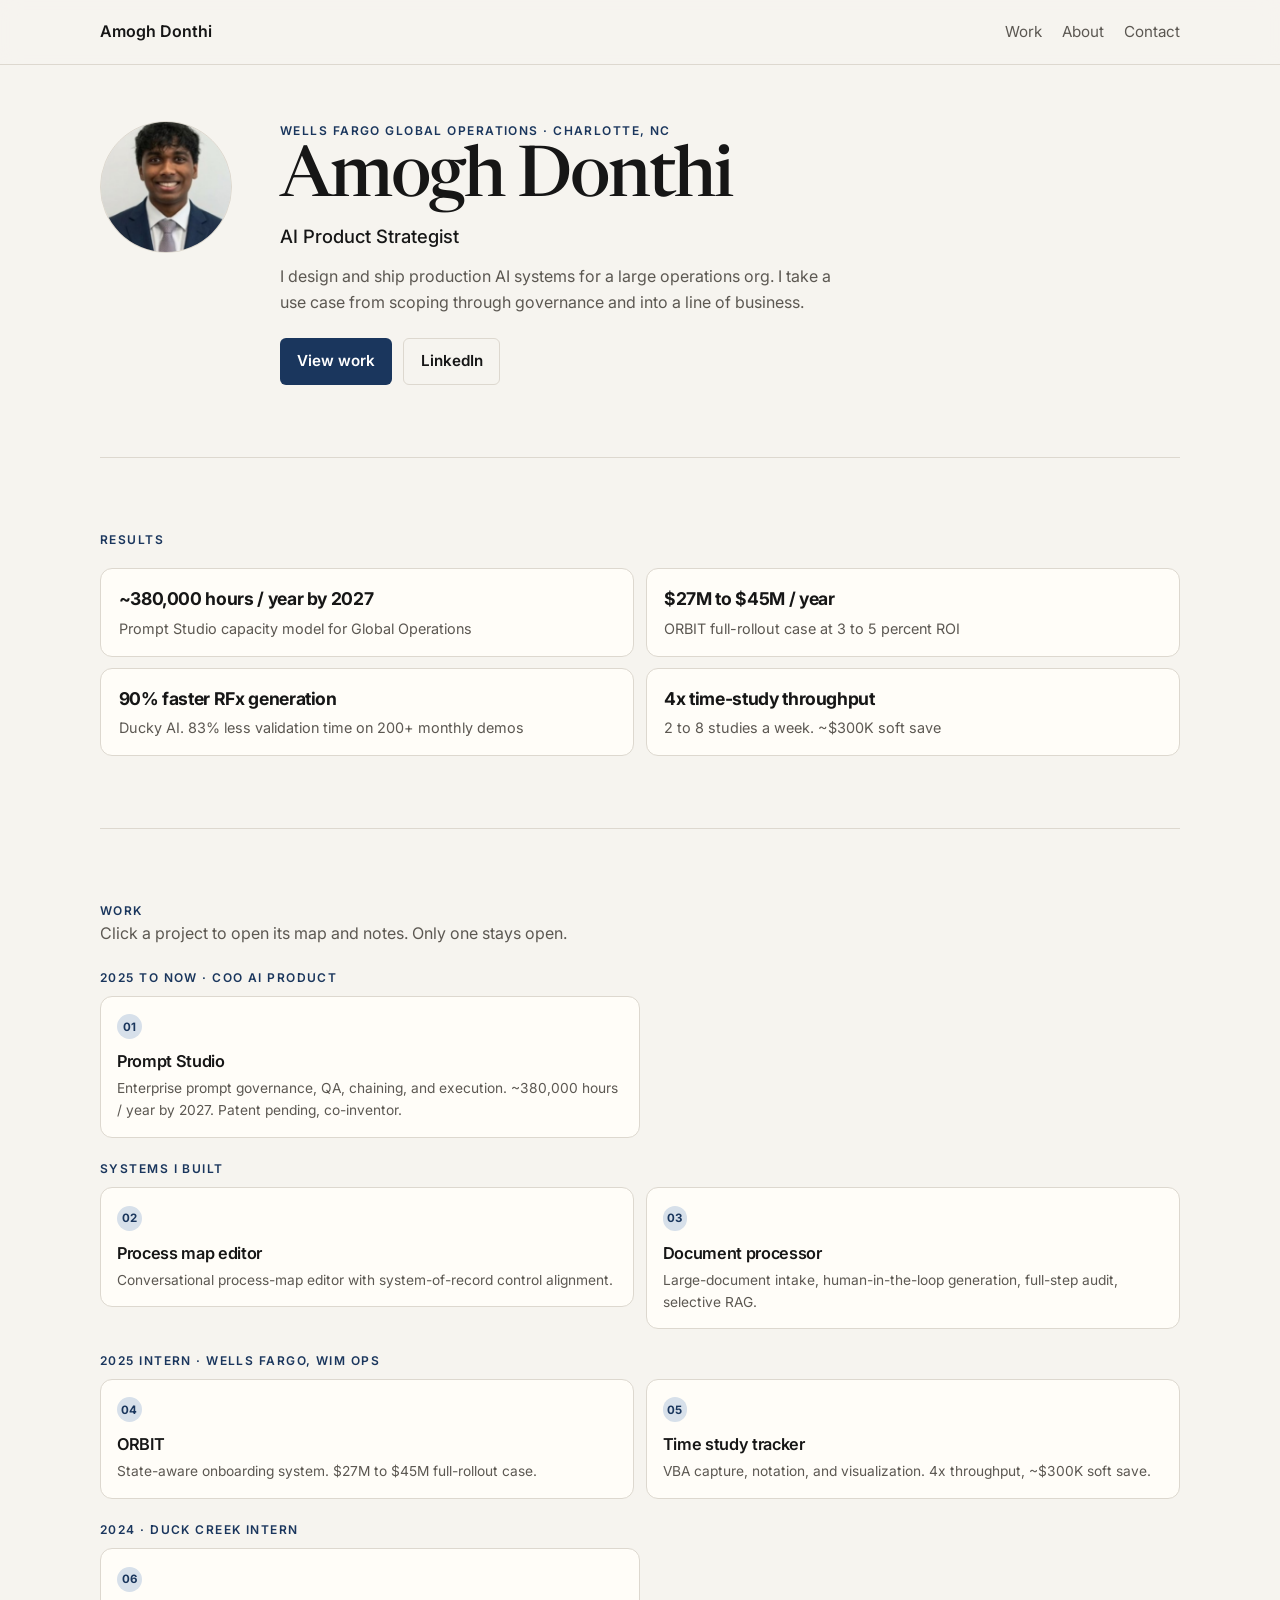
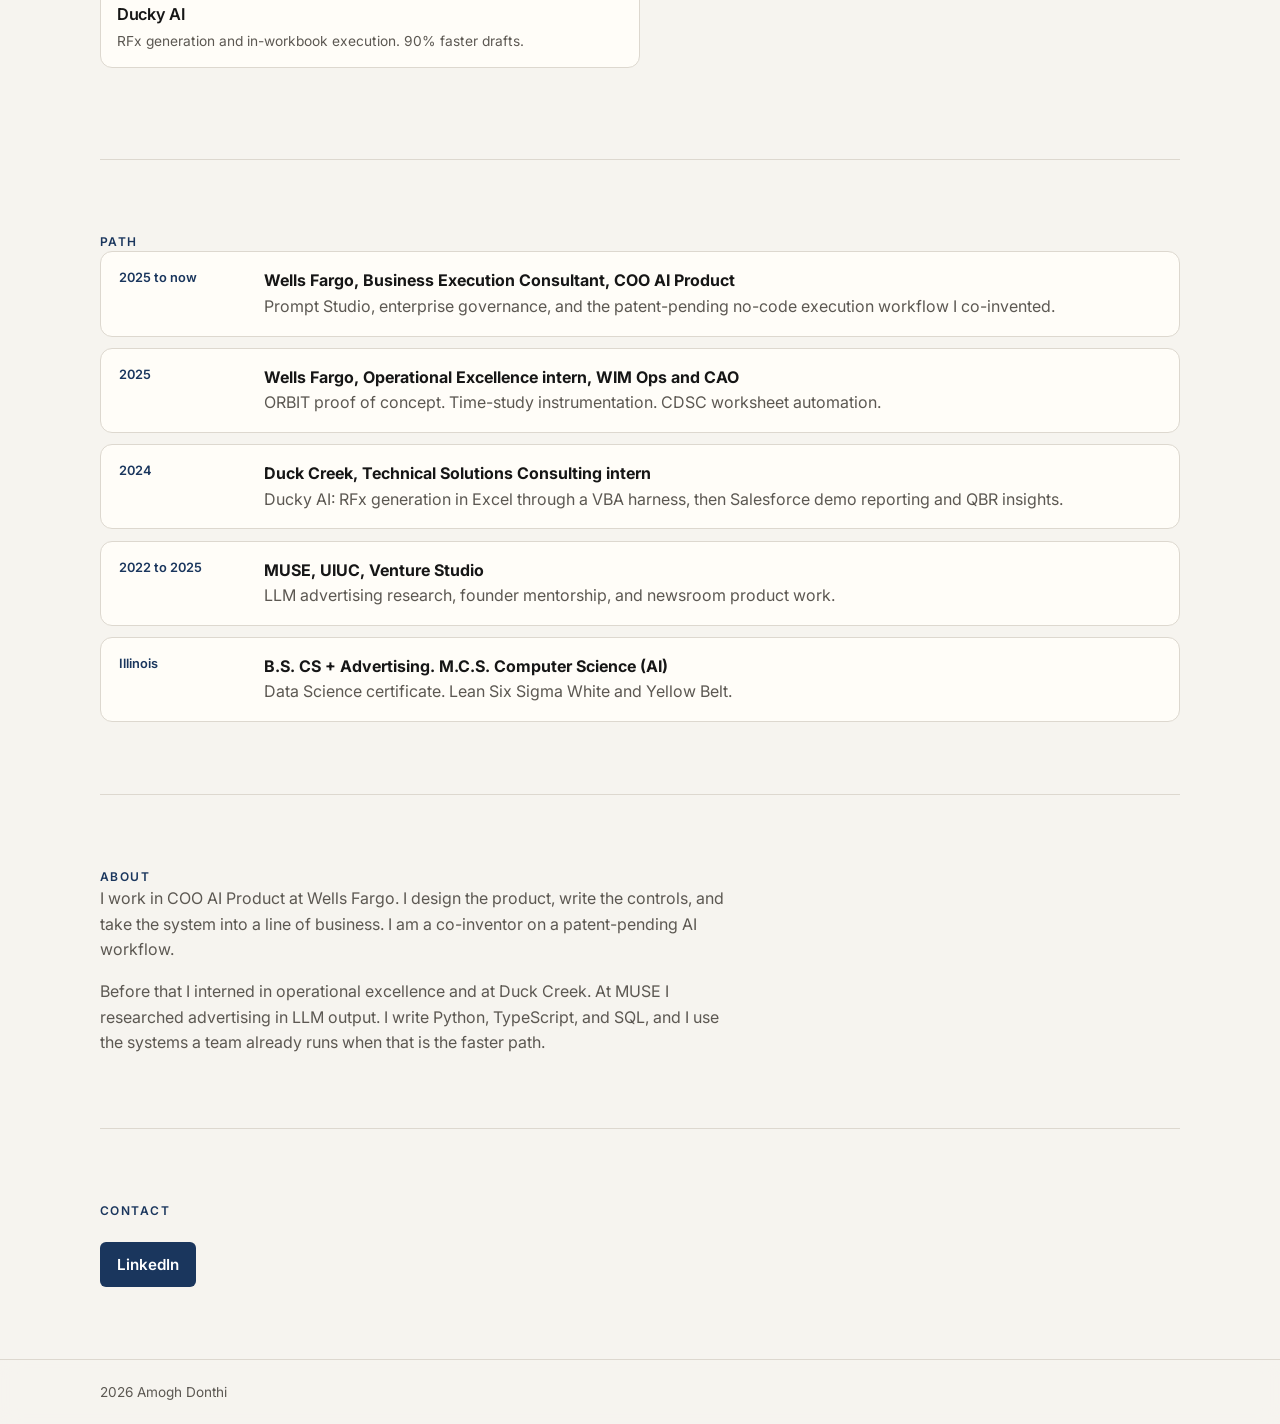
<file: index.html>
<!DOCTYPE html>
<html lang="en">
  <head>
    <meta charset="utf-8" />
    <meta name="viewport" content="width=device-width, initial-scale=1" />
    <title>Amogh Donthi, AI Product Strategist</title>
    <meta
      name="description"
      content="Amogh Donthi. AI Product Strategist at Wells Fargo. Production AI systems for Global Operations: Prompt Studio, ORBIT, and governed execution."
    />
    <link rel="preconnect" href="https://fonts.googleapis.com" />
    <link rel="preconnect" href="https://fonts.gstatic.com" crossorigin />
    <link
      href="https://fonts.googleapis.com/css2?family=Inter:wght@400;500;600;700&family=Newsreader:opsz,wght@6..72,500&display=swap"
      rel="stylesheet"
    />
    <link rel="stylesheet" href="styles.css" />
  </head>
  <body>
    <header class="site-header">
      <div class="wrap bar">
        <a class="logo" href="index.html">Amogh Donthi</a>
        <nav>
          <a href="index.html#work">Work</a>
          <a href="index.html#about">About</a>
          <a href="index.html#contact">Contact</a>
        </nav>
      </div>
    </header>

    <main id="top">
      <section class="hero wrap">
        <div class="portrait-frame">
          <img class="portrait" src="assets/amogh.png" alt="Amogh Donthi" width="560" height="560" />
        </div>
        <div>
          <p class="kicker">Wells Fargo Global Operations · Charlotte, NC</p>
          <h1>Amogh Donthi</h1>
          <p class="role">AI Product Strategist</p>
          <p class="lede">
            I design and ship production AI systems for a large operations org.
            I take a use case from scoping through governance and into a line of business.
          </p>
          <div class="actions">
            <a class="btn primary" href="index.html#work">View work</a>
            <a class="btn ghost" href="https://www.linkedin.com/in/amogh-donthi" target="_blank" rel="noopener noreferrer">LinkedIn</a>
          </div>
        </div>
      </section>

      <section id="results" class="wrap">
        <p class="kicker">Results</p>
        <ul class="results">
          <li>
            <strong>~380,000 hours / year by 2027</strong>
            <span>Prompt Studio capacity model for Global Operations</span>
          </li>
          <li>
            <strong>$27M to $45M / year</strong>
            <span>ORBIT full-rollout case at 3 to 5 percent ROI</span>
          </li>
          <li>
            <strong>90% faster RFx generation</strong>
            <span>Ducky AI. 83% less validation time on 200+ monthly demos</span>
          </li>
          <li>
            <strong>4x time-study throughput</strong>
            <span>2 to 8 studies a week. ~$300K soft save</span>
          </li>
        </ul>
      </section>

      <section id="work" class="wrap">
        <p class="kicker">Work</p>
        <p class="lede">Click a project to open its map and notes. Only one stays open.</p>

        <div class="era era-one">
          <p class="era-label">2025 to now · COO AI Product</p>
          <div class="work-stack">
            <div class="work-item" data-work-item="studio">
            <button type="button" role="tab" aria-selected="false" aria-expanded="false" aria-controls="studio" class="acc-node" data-work-tab="studio">
              <span class="acc-num">01</span>
              <strong>Prompt Studio</strong>
              <em>Enterprise prompt governance, QA, chaining, and execution. ~380,000 hours / year by 2027. Patent pending, co-inventor.</em>
            </button>
            <article class="work-panel map" id="studio" data-work-panel="studio" hidden>
          <p class="kicker">2025 to now · Wells Fargo, COO AI Product</p>
          <h3>Prompt Studio</h3>
          <p class="lede">Enterprise prompt operations for Global Operations: governed design, QA, chaining, and execution across lines of business. ~380,000 hours / year by 2027. Patent pending, co-inventor.</p>

          <div class="diagram-shell">
            <svg class="diagram" viewBox="0 0 1100 508" role="img" aria-labelledby="map-studio">
              <title id="map-studio">Prompt Studio process map</title>
              <defs>
                <marker id="as" viewBox="0 0 10 10" refX="9" refY="5" markerWidth="8" markerHeight="8" orient="auto">
                  <path d="M0 0 L10 5 L0 10 Z" fill="#1a365d" />
                </marker>
              </defs>
              <rect class="band" x="12" y="24" width="1076" height="148" rx="14" />
              <text class="lane" x="32" y="52">Build</text>
              <g class="node is-on" data-step="scope"><rect x="36" y="72" width="240" height="84" rx="12" /><circle class="badge" cx="58" cy="94" r="12" /><text class="num" x="58" y="98">1</text><text class="ttl" x="156" y="98">Scope</text><text class="sub" x="156" y="122">LOB use case</text></g>
              <g class="node" data-step="policy"><rect x="296" y="72" width="240" height="84" rx="12" /><circle class="badge" cx="318" cy="94" r="12" /><text class="num" x="318" y="98">2</text><text class="ttl" x="416" y="98">Policy</text><text class="sub" x="416" y="122">allowed packs</text></g>
              <g class="node" data-step="chain"><rect x="556" y="72" width="240" height="84" rx="12" /><circle class="badge" cx="578" cy="94" r="12" /><text class="num" x="578" y="98">3</text><text class="ttl" x="676" y="98">Chain</text><text class="sub" x="676" y="122">prompt + tools</text></g>
              <g class="node" data-step="qa"><rect x="816" y="72" width="248" height="84" rx="12" /><circle class="badge" cx="838" cy="94" r="12" /><text class="num" x="838" y="98">4</text><text class="ttl" x="940" y="98">QA</text><text class="sub" x="940" y="122">maker-checker</text></g>
              <path class="flow" marker-end="url(#as)" d="M276 114 H296" />
              <path class="flow" marker-end="url(#as)" d="M536 114 H556" />
              <path class="flow" marker-end="url(#as)" d="M796 114 H816" />
              <rect class="band" x="12" y="186" width="1076" height="148" rx="14" />
              <text class="lane" x="32" y="214">Run</text>
              <g class="node" data-step="admin"><rect x="36" y="234" width="324" height="84" rx="12" /><circle class="badge" cx="58" cy="256" r="12" /><text class="num" x="58" y="260">5</text><text class="ttl" x="198" y="260">Admin</text><text class="sub" x="198" y="284">access + onboard</text></g>
              <g class="node" data-step="run"><rect x="388" y="234" width="324" height="84" rx="12" /><circle class="badge" cx="410" cy="256" r="12" /><text class="num" x="410" y="260">6</text><text class="ttl" x="550" y="260">Execute</text><text class="sub" x="550" y="284">studio run</text></g>
              <g class="node" data-step="report"><rect x="740" y="234" width="324" height="84" rx="12" /><circle class="badge" cx="762" cy="256" r="12" /><text class="num" x="762" y="260">7</text><text class="ttl" x="902" y="260">Report</text><text class="sub" x="902" y="284">usage + quality</text></g>
              <path class="flow" marker-end="url(#as)" d="M360 276 H388" />
              <path class="flow" marker-end="url(#as)" d="M712 276 H740" />
              <rect class="band" x="12" y="348" width="1076" height="148" rx="14" />
              <text class="lane" x="32" y="376">Scale</text>
              <g class="node" data-step="deploy"><rect x="36" y="396" width="240" height="84" rx="12" /><circle class="badge" cx="58" cy="418" r="12" /><text class="num" x="58" y="422">8</text><text class="ttl" x="156" y="422">Forward deploy</text><text class="sub" x="156" y="446">next business</text></g>
              <g class="node" data-step="teach"><rect x="296" y="396" width="240" height="84" rx="12" /><circle class="badge" cx="318" cy="418" r="12" /><text class="num" x="318" y="422">9</text><text class="ttl" x="416" y="422">Workshops</text><text class="sub" x="416" y="446">100+ analysts</text></g>
              <g class="node" data-step="patent"><rect x="556" y="396" width="240" height="84" rx="12" /><circle class="badge" cx="578" cy="418" r="12" /><text class="num" x="578" y="422">10</text><text class="ttl" x="676" y="422">No-code workflow</text><text class="sub" x="676" y="446">patent pending</text></g>
              <g class="node" data-step="hours"><rect x="816" y="396" width="248" height="84" rx="12" /><circle class="badge" cx="838" cy="418" r="12" /><text class="num" x="838" y="422">11</text><text class="ttl" x="940" y="422">Hours model</text><text class="sub" x="940" y="446">~380k / year by 2027</text></g>
              <path class="flow" marker-end="url(#as)" d="M276 438 H296" />
              <path class="flow" marker-end="url(#as)" d="M536 438 H556" />
              <path class="flow" marker-end="url(#as)" d="M796 438 H816" />
            </svg>
          </div>
          <p class="step-card">Scope the job with the business before anyone writes a prompt.</p>

          <div class="notes">
            <div>
              <h4>How it was built</h4>
              <p>I scoped each use case with the line of business, then designed the prompt pack, the policy bounds, the maker-checker path, and the admin model that puts a team on the studio.</p>
            </div>
            <div>
              <h4>How it scaled</h4>
              <p>The same studio now runs across businesses. I ran onboarding and workshops for 100+ analysts. The patent-pending no-code workflow is the path to the ~380,000 hour projection.</p>
            </div>
            <div>
              <h4>Key features</h4>
              <p>Policy-bound prompt packs, chaining with tool calls, maker-checker review, usage and quality analytics, and enterprise onboarding.</p>
            </div>
          </div>
          <ol class="steps">
            <li data-step="scope" class="is-on">Scope the job with the business before anyone writes a prompt.</li>
            <li data-step="policy">Lock which models, tools, and data the pack may use.</li>
            <li data-step="chain">Write the prompt chain and any tool calls.</li>
            <li data-step="qa">A second person checks the output before it ships.</li>
            <li data-step="admin">Provision access and walk the team through first use.</li>
            <li data-step="run">The team runs the pack inside the studio.</li>
            <li data-step="report">Track quality and usage on a modular dashboard.</li>
            <li data-step="deploy">Repeat the same studio in the next line of business.</li>
            <li data-step="teach">Train analysts so they can run their own cases.</li>
            <li data-step="patent">The no-code workflow generates, manages, and runs prompts.</li>
            <li data-step="hours">The hours model is the 2027 projection from that workflow.</li>
          </ol>
        </article>
          </div>
          </div>
        </div>

        <div class="era">
          <p class="era-label">Systems I built</p>
          <div class="work-stack">
            <div class="work-item" data-work-item="maps">
            <button type="button" role="tab" aria-selected="false" aria-expanded="false" aria-controls="maps" class="acc-node" data-work-tab="maps">
              <span class="acc-num">02</span>
              <strong>Process map editor</strong>
              <em>Conversational process-map editor with system-of-record control alignment.</em>
            </button>
            <article class="work-panel map" id="maps" data-work-panel="maps" hidden>
          <p class="kicker">Built system</p>
          <h3>Process map editor</h3>
          <p class="lede">A conversational process-map editor. Requirements and source docs become a live graph. Select a node, talk to it or edit it, and the map updates. Then connect a system of record so controls stay aligned with the live process.</p>

          <div class="diagram-shell">
            <svg class="diagram" viewBox="0 0 1100 508" role="img" aria-labelledby="map-maps">
              <title id="map-maps">Process map editor</title>
              <defs>
                <marker id="am" viewBox="0 0 10 10" refX="9" refY="5" markerWidth="8" markerHeight="8" orient="auto">
                  <path d="M0 0 L10 5 L0 10 Z" fill="#1a365d" />
                </marker>
              </defs>
              <rect class="band" x="12" y="24" width="1076" height="148" rx="14" />
              <text class="lane" x="32" y="52">Gather</text>
              <g class="node is-on" data-step="reqs"><rect x="36" y="72" width="324" height="84" rx="12" /><circle class="badge" cx="58" cy="94" r="12" /><text class="num" x="58" y="98">1</text><text class="ttl" x="198" y="98">Requirements</text><text class="sub" x="198" y="122">scope the process</text></g>
              <g class="node" data-step="bizdocs"><rect x="388" y="72" width="324" height="84" rx="12" /><circle class="badge" cx="410" cy="94" r="12" /><text class="num" x="410" y="98">2</text><text class="ttl" x="550" y="98">Business docs</text><text class="sub" x="550" y="122">existing write-ups</text></g>
              <g class="node" data-step="draw"><rect x="740" y="72" width="324" height="84" rx="12" /><circle class="badge" cx="762" cy="94" r="12" /><text class="num" x="762" y="98">3</text><text class="ttl" x="902" y="98">Generate map</text><text class="sub" x="902" y="122">first diagram</text></g>
              <path class="flow" marker-end="url(#am)" d="M360 114 H388" />
              <path class="flow" marker-end="url(#am)" d="M712 114 H740" />
              <rect class="band" x="12" y="186" width="1076" height="148" rx="14" />
              <text class="lane" x="32" y="214">Edit</text>
              <g class="node" data-step="select"><rect x="36" y="234" width="324" height="84" rx="12" /><circle class="badge" cx="58" cy="256" r="12" /><text class="num" x="58" y="260">4</text><text class="ttl" x="198" y="260">Select</text><text class="sub" x="198" y="284">click a node</text></g>
              <g class="node" data-step="talk"><rect x="388" y="234" width="324" height="84" rx="12" /><circle class="badge" cx="410" cy="256" r="12" /><text class="num" x="410" y="260">5</text><text class="ttl" x="550" y="260">Talk or edit</text><text class="sub" x="550" y="284">change the step</text></g>
              <g class="node" data-step="apply"><rect x="740" y="234" width="324" height="84" rx="12" /><circle class="badge" cx="762" cy="256" r="12" /><text class="num" x="762" y="260">6</text><text class="ttl" x="902" y="260">Apply</text><text class="sub" x="902" y="284">map updates itself</text></g>
              <path class="flow" marker-end="url(#am)" d="M360 276 H388" />
              <path class="flow" marker-end="url(#am)" d="M712 276 H740" />
              <rect class="band" x="12" y="348" width="1076" height="148" rx="14" />
              <text class="lane" x="32" y="376">Align</text>
              <g class="node" data-step="sor"><rect x="36" y="396" width="500" height="84" rx="12" /><circle class="badge" cx="58" cy="418" r="12" /><text class="num" x="58" y="422">7</text><text class="ttl" x="286" y="422">Connect SOR</text><text class="sub" x="286" y="446">external system of record</text></g>
              <g class="node" data-step="controls"><rect x="564" y="396" width="500" height="84" rx="12" /><circle class="badge" cx="586" cy="418" r="12" /><text class="num" x="586" y="422">8</text><text class="ttl" x="814" y="422">Align controls</text><text class="sub" x="814" y="446">map matches the live process</text></g>
              <path class="flow" marker-end="url(#am)" d="M536 438 H564" />
            </svg>
          </div>
          <p class="step-card">Collect the requirements that name the process.</p>

          <div class="notes">
            <div>
              <h4>How it was built</h4>
              <p>Requirements and existing business docs generate the first process map. You select a node, edit it, or describe the change in language. The diagram updates from that input.</p>
            </div>
            <div>
              <h4>How it scaled</h4>
              <p>The same map can connect to an external system of record so controls stay aligned with the live process.</p>
            </div>
            <div>
              <h4>Key features</h4>
              <p>Document intake, conversational node edit, automatic graph updates, and system-of-record control alignment.</p>
            </div>
          </div>
          <ol class="steps">
            <li data-step="reqs" class="is-on">Collect the requirements that name the process.</li>
            <li data-step="bizdocs">Pull in the write-ups the team already has.</li>
            <li data-step="draw">Generate the first process map from that set.</li>
            <li data-step="select">Click a node on the map.</li>
            <li data-step="talk">Edit the step or describe the change in language.</li>
            <li data-step="apply">The diagram updates from that change.</li>
            <li data-step="sor">Connect an external system of record.</li>
            <li data-step="controls">Align the map controls with the live process.</li>
          </ol>
        </article>
          </div>
            <div class="work-item" data-work-item="docs">
            <button type="button" role="tab" aria-selected="false" aria-expanded="false" aria-controls="docs" class="acc-node" data-work-tab="docs">
              <span class="acc-num">03</span>
              <strong>Document processor</strong>
              <em>Large-document intake, human-in-the-loop generation, full-step audit, selective RAG.</em>
            </button>
            <article class="work-panel map" id="docs" data-work-panel="docs" hidden>
          <p class="kicker">Built system</p>
          <h3>Document processor</h3>
          <p class="lede">Large-document intake reduced to a minimized reasoning set. That set drives a standard output document, human-in-the-loop review, a full-step audit log, and selective RAG for later agent work.</p>

          <div class="diagram-shell">
            <svg class="diagram" viewBox="0 0 1100 508" role="img" aria-labelledby="map-docs">
              <title id="map-docs">Document processor</title>
              <defs>
                <marker id="adoc" viewBox="0 0 10 10" refX="9" refY="5" markerWidth="8" markerHeight="8" orient="auto">
                  <path d="M0 0 L10 5 L0 10 Z" fill="#1a365d" />
                </marker>
              </defs>
              <rect class="band" x="12" y="24" width="1076" height="148" rx="14" />
              <text class="lane" x="32" y="52">Intake</text>
              <g class="node is-on" data-step="collect"><rect x="36" y="72" width="324" height="84" rx="12" /><circle class="badge" cx="58" cy="94" r="12" /><text class="num" x="58" y="98">1</text><text class="ttl" x="198" y="98">Collect</text><text class="sub" x="198" y="122">PDFs, sheets, files</text></g>
              <g class="node" data-step="minimize"><rect x="388" y="72" width="324" height="84" rx="12" /><circle class="badge" cx="410" cy="94" r="12" /><text class="num" x="410" y="98">2</text><text class="ttl" x="550" y="98">Minimize</text><text class="sub" x="550" y="122">working set for reasoning</text></g>
              <g class="node" data-step="semantic"><rect x="740" y="72" width="324" height="84" rx="12" /><circle class="badge" cx="762" cy="94" r="12" /><text class="num" x="762" y="98">3</text><text class="ttl" x="902" y="98">Semantic store</text><text class="sub" x="902" y="122">reason over the set</text></g>
              <path class="flow" marker-end="url(#adoc)" d="M360 114 H388" />
              <path class="flow" marker-end="url(#adoc)" d="M712 114 H740" />
              <rect class="band" x="12" y="186" width="1076" height="148" rx="14" />
              <text class="lane" x="32" y="214">Generate</text>
              <g class="node" data-step="reason"><rect x="36" y="234" width="324" height="84" rx="12" /><circle class="badge" cx="58" cy="256" r="12" /><text class="num" x="58" y="260">4</text><text class="ttl" x="198" y="260">Reason</text><text class="sub" x="198" y="284">over the reduced set</text></g>
              <g class="node" data-step="output"><rect x="388" y="234" width="324" height="84" rx="12" /><circle class="badge" cx="410" cy="256" r="12" /><text class="num" x="410" y="260">5</text><text class="ttl" x="550" y="260">Standard output</text><text class="sub" x="550" y="284">generated document</text></g>
              <g class="node" data-step="hil"><rect x="740" y="234" width="324" height="84" rx="12" /><circle class="badge" cx="762" cy="256" r="12" /><text class="num" x="762" y="260">6</text><text class="ttl" x="902" y="260">HIL review</text><text class="sub" x="902" y="284">approve before ship</text></g>
              <path class="flow" marker-end="url(#adoc)" d="M360 276 H388" />
              <path class="flow" marker-end="url(#adoc)" d="M712 276 H740" />
              <rect class="band" x="12" y="348" width="1076" height="148" rx="14" />
              <text class="lane" x="32" y="376">Govern</text>
              <g class="node" data-step="audit"><rect x="36" y="396" width="500" height="84" rx="12" /><circle class="badge" cx="58" cy="418" r="12" /><text class="num" x="58" y="422">7</text><text class="ttl" x="286" y="422">Audit log</text><text class="sub" x="286" y="446">intake and creation, every step</text></g>
              <g class="node" data-step="rag"><rect x="564" y="396" width="500" height="84" rx="12" /><circle class="badge" cx="586" cy="418" r="12" /><text class="num" x="586" y="422">8</text><text class="ttl" x="814" y="422">Selective RAG</text><text class="sub" x="814" y="446">agent handoff</text></g>
              <path class="flow" marker-end="url(#adoc)" d="M536 438 H564" />
            </svg>
          </div>
          <p class="step-card">Bring in the PDFs, spreadsheets, and other source files.</p>

          <div class="notes">
            <div>
              <h4>How it was built</h4>
              <p>Intake reduces large PDFs and spreadsheets to a smaller working set so the model can reason over them. That set drives a standard output document. A person reviews it before it ships.</p>
            </div>
            <div>
              <h4>How it scaled</h4>
              <p>Every intake and generation step writes an audit log. The same store can be used as selective RAG when an agent needs the data later.</p>
            </div>
            <div>
              <h4>Key features</h4>
              <p>Document intake, minimized reasoning set, standard generation, human approval, full-step audit, and selective RAG handoff.</p>
            </div>
          </div>
          <ol class="steps">
            <li data-step="collect" class="is-on">Bring in the PDFs, spreadsheets, and other source files.</li>
            <li data-step="minimize">Cut them down to a working set the model can reason over.</li>
            <li data-step="semantic">Store that set so later steps use the same facts.</li>
            <li data-step="reason">Reason over the reduced set.</li>
            <li data-step="output">Generate a standard output document.</li>
            <li data-step="hil">A person reviews and approves before it ships.</li>
            <li data-step="audit">Log intake and creation at every step.</li>
            <li data-step="rag">Use the store as selective RAG when an agent needs the data.</li>
          </ol>
        </article>
          </div>
          </div>
        </div>

        <div class="era">
          <p class="era-label">2025 intern · Wells Fargo, WIM Ops</p>
          <div class="work-stack">
            <div class="work-item" data-work-item="orbit">
            <button type="button" role="tab" aria-selected="false" aria-expanded="false" aria-controls="orbit" class="acc-node" data-work-tab="orbit">
              <span class="acc-num">04</span>
              <strong>ORBIT</strong>
              <em>State-aware onboarding system. $27M to $45M full-rollout case.</em>
            </button>
            <article class="work-panel map" id="orbit" data-work-panel="orbit" hidden>
          <p class="kicker">2025 · Wells Fargo intern, WIM Ops</p>
          <h3>ORBIT</h3>
          <p class="lede">A state-aware onboarding system. Learner profile, content library, progress events, adaptive engine, in-flow mentor, and a manager progress view. $27M to $45M if fully rolled out at 3 to 5 percent ROI.</p>

          <div class="diagram-shell">
            <svg class="diagram" viewBox="0 0 1100 508" role="img" aria-labelledby="map-orbit">
              <title id="map-orbit">ORBIT architecture</title>
              <defs>
                <marker id="ao" viewBox="0 0 10 10" refX="9" refY="5" markerWidth="8" markerHeight="8" orient="auto">
                  <path d="M0 0 L10 5 L0 10 Z" fill="#1a365d" />
                </marker>
              </defs>
              <rect class="band" x="12" y="24" width="1076" height="148" rx="14" />
              <text class="lane" x="32" y="52">Data</text>
              <g class="node is-on" data-step="profile"><rect x="36" y="72" width="324" height="84" rx="12" /><circle class="badge" cx="58" cy="94" r="12" /><text class="num" x="58" y="98">1</text><text class="ttl" x="198" y="98">Learner profile</text><text class="sub" x="198" y="122">role, skill, history</text></g>
              <g class="node" data-step="library"><rect x="388" y="72" width="324" height="84" rx="12" /><circle class="badge" cx="410" cy="94" r="12" /><text class="num" x="410" y="98">2</text><text class="ttl" x="550" y="98">Content library</text><text class="sub" x="550" y="122">modules + checks</text></g>
              <g class="node" data-step="events"><rect x="740" y="72" width="324" height="84" rx="12" /><circle class="badge" cx="762" cy="94" r="12" /><text class="num" x="762" y="98">3</text><text class="ttl" x="902" y="98">Progress events</text><text class="sub" x="902" y="122">answers + time</text></g>
              <path class="flow" marker-end="url(#ao)" d="M360 114 H388" />
              <path class="flow" marker-end="url(#ao)" d="M712 114 H740" />
              <rect class="band" x="12" y="186" width="1076" height="148" rx="14" />
              <text class="lane" x="32" y="214">Services</text>
              <g class="node" data-step="engine"><rect x="36" y="234" width="324" height="84" rx="12" /><circle class="badge" cx="58" cy="256" r="12" /><text class="num" x="58" y="260">4</text><text class="ttl" x="198" y="260">Adaptive engine</text><text class="sub" x="198" y="284">next lesson from state</text></g>
              <g class="node" data-step="mentor"><rect x="388" y="234" width="324" height="84" rx="12" /><circle class="badge" cx="410" cy="256" r="12" /><text class="num" x="410" y="260">5</text><text class="ttl" x="550" y="260">Mentor</text><text class="sub" x="550" y="284">in-flow answers</text></g>
              <g class="node" data-step="mgrview"><rect x="740" y="234" width="324" height="84" rx="12" /><circle class="badge" cx="762" cy="256" r="12" /><text class="num" x="762" y="260">6</text><text class="ttl" x="902" y="260">Manager view</text><text class="sub" x="902" y="284">progress read-model</text></g>
              <path class="flow" marker-end="url(#ao)" d="M360 276 H388" />
              <path class="flow" marker-end="url(#ao)" d="M712 276 H740" />
              <rect class="band" x="12" y="348" width="1076" height="148" rx="14" />
              <text class="lane" x="32" y="376">Ship</text>
              <g class="node" data-step="capstone"><rect x="36" y="396" width="324" height="84" rx="12" /><circle class="badge" cx="58" cy="418" r="12" /><text class="num" x="58" y="422">7</text><text class="ttl" x="198" y="422">Capstone build</text><text class="sub" x="198" y="446">first working loop</text></g>
              <g class="node" data-step="poc"><rect x="388" y="396" width="324" height="84" rx="12" /><circle class="badge" cx="410" cy="418" r="12" /><text class="num" x="410" y="422">8</text><text class="ttl" x="550" y="422">POC in WIM Ops</text><text class="sub" x="550" y="446">proved the loop</text></g>
              <g class="node" data-step="rollout"><rect x="740" y="396" width="324" height="84" rx="12" /><circle class="badge" cx="762" cy="418" r="12" /><text class="num" x="762" y="422">9</text><text class="ttl" x="902" y="422">Rollout case</text><text class="sub" x="902" y="446">$27M to $45M / year</text></g>
              <path class="flow" marker-end="url(#ao)" d="M360 438 H388" />
              <path class="flow" marker-end="url(#ao)" d="M712 438 H740" />
            </svg>
          </div>
          <p class="step-card">Store the new hire's role, completed work, and skill state.</p>

          <div class="notes">
            <div>
              <h4>How it would be built</h4>
              <p>A profile stores role, completed work, and skill state. A library holds modules and checks. An engine selects the next lesson from that state. A mentor answers in the same session. Managers read a progress view from the event stream.</p>
            </div>
            <div>
              <h4>How it scaled</h4>
              <p>I led the capstone. The team shipped the first working loop in WIM Ops. The full-rollout case uses a 3 to 5 percent ROI and $27M to $45M a year.</p>
            </div>
            <div>
              <h4>Key features</h4>
              <p>Learner profile, event-driven progress, adaptive next-step, in-flow mentor, and a manager read-model.</p>
            </div>
          </div>
          <ol class="steps">
            <li data-step="profile" class="is-on">Store the new hire's role, completed work, and skill state.</li>
            <li data-step="library">Keep modules and checks in a content library.</li>
            <li data-step="events">Write answers and time-on-task as progress events.</li>
            <li data-step="engine">The engine picks the next lesson from current state.</li>
            <li data-step="mentor">The mentor answers questions inside the same session.</li>
            <li data-step="mgrview">Managers read a progress view from those events.</li>
            <li data-step="capstone">A capstone team built the first working loop.</li>
            <li data-step="poc">The POC showed the loop could run in WIM Ops.</li>
            <li data-step="rollout">Full rollout is the $27M to $45M case at 3 to 5 percent ROI.</li>
          </ol>
        </article>
          </div>
            <div class="work-item" data-work-item="tracker">
            <button type="button" role="tab" aria-selected="false" aria-expanded="false" aria-controls="tracker" class="acc-node" data-work-tab="tracker">
              <span class="acc-num">05</span>
              <strong>Time study tracker</strong>
              <em>VBA capture, notation, and visualization. 4x throughput, ~$300K soft save.</em>
            </button>
            <article class="work-panel map" id="tracker" data-work-panel="tracker" hidden>
          <p class="kicker">2025 · Wells Fargo intern, WIM Ops</p>
          <h3>Time study tracker</h3>
          <p class="lede">Ops instrumentation in VBA: track, log, and notate a running study, write fields to cells, then tabulate and chart the selection. Throughput went from 2 studies a week to 8. ~$300K soft save. I also automated CDSC worksheets from 5 hours to 3.</p>

          <div class="diagram-shell">
            <svg class="diagram" viewBox="0 0 1100 508" role="img" aria-labelledby="map-tracker">
              <title id="map-tracker">Time study tracker</title>
              <defs>
                <marker id="at" viewBox="0 0 10 10" refX="9" refY="5" markerWidth="8" markerHeight="8" orient="auto">
                  <path d="M0 0 L10 5 L0 10 Z" fill="#1a365d" />
                </marker>
              </defs>
              <rect class="band" x="12" y="24" width="1076" height="148" rx="14" />
              <text class="lane" x="32" y="52">Capture</text>
              <g class="node is-on" data-step="track"><rect x="36" y="72" width="324" height="84" rx="12" /><circle class="badge" cx="58" cy="94" r="12" /><text class="num" x="58" y="98">1</text><text class="ttl" x="198" y="98">Track</text><text class="sub" x="198" y="122">running study time</text></g>
              <g class="node" data-step="log"><rect x="388" y="72" width="324" height="84" rx="12" /><circle class="badge" cx="410" cy="94" r="12" /><text class="num" x="410" y="98">2</text><text class="ttl" x="550" y="98">Log</text><text class="sub" x="550" y="122">write each interval</text></g>
              <g class="node" data-step="note"><rect x="740" y="72" width="324" height="84" rx="12" /><circle class="badge" cx="762" cy="94" r="12" /><text class="num" x="762" y="98">3</text><text class="ttl" x="902" y="98">Notate</text><text class="sub" x="902" y="122">label the observation</text></g>
              <path class="flow" marker-end="url(#at)" d="M360 114 H388" />
              <path class="flow" marker-end="url(#at)" d="M712 114 H740" />
              <rect class="band" x="12" y="186" width="1076" height="148" rx="14" />
              <text class="lane" x="32" y="214">Sheet</text>
              <g class="node" data-step="cells"><rect x="36" y="234" width="324" height="84" rx="12" /><circle class="badge" cx="58" cy="256" r="12" /><text class="num" x="58" y="260">4</text><text class="ttl" x="198" y="260">Store in cells</text><text class="sub" x="198" y="284">split fields</text></g>
              <g class="node" data-step="tabulate"><rect x="388" y="234" width="324" height="84" rx="12" /><circle class="badge" cx="410" cy="256" r="12" /><text class="num" x="410" y="260">5</text><text class="ttl" x="550" y="260">Tabulate</text><text class="sub" x="550" y="284">selected rows</text></g>
              <g class="node" data-step="viz"><rect x="740" y="234" width="324" height="84" rx="12" /><circle class="badge" cx="762" cy="256" r="12" /><text class="num" x="762" y="260">6</text><text class="ttl" x="902" y="260">Visualize</text><text class="sub" x="902" y="284">charts from the selection</text></g>
              <path class="flow" marker-end="url(#at)" d="M360 276 H388" />
              <path class="flow" marker-end="url(#at)" d="M712 276 H740" />
              <rect class="band" x="12" y="348" width="1076" height="148" rx="14" />
              <text class="lane" x="32" y="376">Scale</text>
              <g class="node" data-step="fourx"><rect x="36" y="396" width="324" height="84" rx="12" /><circle class="badge" cx="58" cy="418" r="12" /><text class="num" x="58" y="422">7</text><text class="ttl" x="198" y="422">2 to 8 studies / week</text><text class="sub" x="198" y="446">4x throughput</text></g>
              <g class="node" data-step="save"><rect x="388" y="396" width="324" height="84" rx="12" /><circle class="badge" cx="410" cy="418" r="12" /><text class="num" x="410" y="422">8</text><text class="ttl" x="550" y="422">~$300K soft save</text><text class="sub" x="550" y="446">time study work</text></g>
              <g class="node" data-step="cdsc-hours"><rect x="740" y="396" width="324" height="84" rx="12" /><circle class="badge" cx="762" cy="418" r="12" /><text class="num" x="762" y="422">9</text><text class="ttl" x="902" y="422">CDSC 5 hours to 3</text><text class="sub" x="902" y="446">worksheet automation</text></g>
              <path class="flow" marker-end="url(#at)" d="M360 438 H388" />
              <path class="flow" marker-end="url(#at)" d="M712 438 H740" />
            </svg>
          </div>
          <p class="step-card">Start the VBA timer on a running study.</p>

          <div class="notes">
            <div>
              <h4>How it was built</h4>
              <p>The macro tracks running study time, logs each interval, and notates the observation. It writes those fields into separate cells. You select rows, tabulate them, and generate charts from that selection. I also automated the CDSC worksheet.</p>
            </div>
            <div>
              <h4>How it scaled</h4>
              <p>Throughput went from two studies a week to eight. Soft savings were about $300K. CDSC prep went from five hours to three.</p>
            </div>
            <div>
              <h4>Key features</h4>
              <p>Interval capture, notation, cell-level storage, selection tabulation, and charts from that set.</p>
            </div>
          </div>
          <ol class="steps">
            <li data-step="track" class="is-on">Start the VBA timer on a running study.</li>
            <li data-step="log">Log each interval as it closes.</li>
            <li data-step="note">Notate what was observed in that interval.</li>
            <li data-step="cells">Write time, note, and study id into separate cells.</li>
            <li data-step="tabulate">Select rows and tabulate them.</li>
            <li data-step="viz">Generate visualizations from that selection.</li>
            <li data-step="fourx">Collectors moved from two studies a week to eight.</li>
            <li data-step="save">That change is the ~$300K soft save.</li>
            <li data-step="cdsc-hours">CDSC prep dropped from five hours to three.</li>
          </ol>
        </article>
          </div>
          </div>
        </div>

        <div class="era era-one">
          <p class="era-label">2024 · Duck Creek intern</p>
          <div class="work-stack">
            <div class="work-item" data-work-item="ducky">
            <button type="button" role="tab" aria-selected="false" aria-expanded="false" aria-controls="ducky" class="acc-node" data-work-tab="ducky">
              <span class="acc-num">06</span>
              <strong>Ducky AI</strong>
              <em>RFx generation and in-workbook execution. 90% faster drafts.</em>
            </button>
            <article class="work-panel map" id="ducky" data-work-panel="ducky" hidden>
          <p class="kicker">2024 · Duck Creek intern</p>
          <h3>Ducky AI</h3>
          <p class="lede">Governed RFx generation in Excel. A VBA harness calls the model, runs the returned code on the sheet, and writes the result back. That is how I drafted, acted on, and executed RFx work cheaper and faster. 90% faster creation.</p>

          <div class="diagram-shell">
            <svg class="diagram" viewBox="0 0 1100 508" role="img" aria-labelledby="map-ducky">
              <title id="map-ducky">Ducky AI process map</title>
              <defs>
                <marker id="ad" viewBox="0 0 10 10" refX="9" refY="5" markerWidth="8" markerHeight="8" orient="auto">
                  <path d="M0 0 L10 5 L0 10 Z" fill="#1a365d" />
                </marker>
              </defs>
              <rect class="band" x="12" y="24" width="1076" height="148" rx="14" />
              <text class="lane" x="32" y="52">Build</text>
              <g class="node is-on" data-step="corpus"><rect x="36" y="72" width="324" height="84" rx="12" /><circle class="badge" cx="58" cy="94" r="12" /><text class="num" x="58" y="98">1</text><text class="ttl" x="198" y="98">Corpus</text><text class="sub" x="198" y="122">RFx data</text></g>
              <g class="node" data-step="ask"><rect x="388" y="72" width="324" height="84" rx="12" /><circle class="badge" cx="410" cy="94" r="12" /><text class="num" x="410" y="98">2</text><text class="ttl" x="550" y="98">Ask</text><text class="sub" x="550" y="122">plain language</text></g>
              <g class="node" data-step="draft"><rect x="740" y="72" width="324" height="84" rx="12" /><circle class="badge" cx="762" cy="94" r="12" /><text class="num" x="762" y="98">3</text><text class="ttl" x="902" y="98">Draft</text><text class="sub" x="902" y="122">GenAI material</text></g>
              <path class="flow" marker-end="url(#ad)" d="M360 114 H388" />
              <path class="flow" marker-end="url(#ad)" d="M712 114 H740" />
              <rect class="band" x="12" y="186" width="1076" height="148" rx="14" />
              <text class="lane" x="32" y="214">Execute</text>
              <g class="node" data-step="harness"><rect x="36" y="234" width="324" height="84" rx="12" /><circle class="badge" cx="58" cy="256" r="12" /><text class="num" x="58" y="260">4</text><text class="ttl" x="198" y="260">Excel harness</text><text class="sub" x="198" y="284">VBA to the model</text></g>
              <g class="node" data-step="runvba"><rect x="388" y="234" width="324" height="84" rx="12" /><circle class="badge" cx="410" cy="256" r="12" /><text class="num" x="410" y="260">5</text><text class="ttl" x="550" y="260">Run in sheet</text><text class="sub" x="550" y="284">execute returned code</text></g>
              <g class="node" data-step="write"><rect x="740" y="234" width="324" height="84" rx="12" /><circle class="badge" cx="762" cy="256" r="12" /><text class="num" x="762" y="260">6</text><text class="ttl" x="902" y="260">Write results</text><text class="sub" x="902" y="284">action on RFx data</text></g>
              <path class="flow" marker-end="url(#ad)" d="M360 276 H388" />
              <path class="flow" marker-end="url(#ad)" d="M712 276 H740" />
              <rect class="band" x="12" y="348" width="1076" height="148" rx="14" />
              <text class="lane" x="32" y="376">Ship</text>
              <g class="node" data-step="edit"><rect x="36" y="396" width="324" height="84" rx="12" /><circle class="badge" cx="58" cy="418" r="12" /><text class="num" x="58" y="422">7</text><text class="ttl" x="198" y="422">Edit</text><text class="sub" x="198" y="446">human review</text></g>
              <g class="node" data-step="cut"><rect x="388" y="396" width="324" height="84" rx="12" /><circle class="badge" cx="410" cy="418" r="12" /><text class="num" x="410" y="422">8</text><text class="ttl" x="550" y="422">Cheaper, faster</text><text class="sub" x="550" y="446">90% faster drafts</text></g>
              <g class="node" data-step="sf"><rect x="740" y="396" width="324" height="84" rx="12" /><circle class="badge" cx="762" cy="418" r="12" /><text class="num" x="762" y="422">9</text><text class="ttl" x="902" y="422">Salesforce reports</text><text class="sub" x="902" y="446">83% less time, 200+ demos</text></g>
              <path class="flow" marker-end="url(#ad)" d="M360 438 H388" />
              <path class="flow" marker-end="url(#ad)" d="M712 438 H740" />
            </svg>
          </div>
          <p class="step-card">Load the RFx set the team already has.</p>

          <div class="notes">
            <div>
              <h4>How it was built</h4>
              <p>Ducky AI ran in Excel. I put the RFx corpus behind a natural-language query. A VBA macro sent sheet context to an AI API, executed the returned code, and wrote results into the workbook. A person edited before the package left.</p>
            </div>
            <div>
              <h4>How it scaled</h4>
              <p>Draft time dropped 90 percent. The same harness let the team act on RFx data in the sheet, cheaper and faster. Salesforce reporting on 200+ demos a month cut validation time 83 percent.</p>
            </div>
            <div>
              <h4>Key features</h4>
              <p>Governed corpus query, VBA execution harness, in-sheet results on RFx data, human review gate, and Salesforce-backed validation.</p>
            </div>
          </div>
          <ol class="steps">
            <li data-step="corpus" class="is-on">Load the RFx set the team already has.</li>
            <li data-step="ask">Ask for a section or an action in ordinary language.</li>
            <li data-step="draft">The model writes the first pass.</li>
            <li data-step="harness">VBA sends sheet context to the API.</li>
            <li data-step="runvba">The macro runs the returned code in Excel.</li>
            <li data-step="write">Results land in the workbook. That is the action on the RFx data.</li>
            <li data-step="edit">A person edits before it leaves the building.</li>
            <li data-step="cut">Creation time dropped 90 percent. Execution stayed in the sheet, cheaper and faster.</li>
            <li data-step="sf">Salesforce reporting cut validation time 83 percent.</li>
          </ol>
        </article>
          </div>
          </div>
        </div>
      </section>

      <section id="path" class="wrap">
        <p class="kicker">Path</p>
        <ol class="timeline">
          <li>
            <span>2025 to now</span>
            <div>
              <strong>Wells Fargo, Business Execution Consultant, COO AI Product</strong>
              <p>Prompt Studio, enterprise governance, and the patent-pending no-code execution workflow I co-invented.</p>
            </div>
          </li>
          <li>
            <span>2025</span>
            <div>
              <strong>Wells Fargo, Operational Excellence intern, WIM Ops and CAO</strong>
              <p>ORBIT proof of concept. Time-study instrumentation. CDSC worksheet automation.</p>
            </div>
          </li>
          <li>
            <span>2024</span>
            <div>
              <strong>Duck Creek, Technical Solutions Consulting intern</strong>
              <p>Ducky AI: RFx generation in Excel through a VBA harness, then Salesforce demo reporting and QBR insights.</p>
            </div>
          </li>
          <li>
            <span>2022 to 2025</span>
            <div>
              <strong>MUSE, UIUC, Venture Studio</strong>
              <p>LLM advertising research, founder mentorship, and newsroom product work.</p>
            </div>
          </li>
          <li>
            <span>Illinois</span>
            <div>
              <strong>B.S. CS + Advertising. M.C.S. Computer Science (AI)</strong>
              <p>Data Science certificate. Lean Six Sigma White and Yellow Belt.</p>
            </div>
          </li>
        </ol>
      </section>

      <section id="about" class="wrap">
        <p class="kicker">About</p>
        <div class="about">
          <p>
            I work in COO AI Product at Wells Fargo. I design the product, write the
            controls, and take the system into a line of business. I am a co-inventor
            on a patent-pending AI workflow.
          </p>
          <p>
            Before that I interned in operational excellence and at Duck Creek. At MUSE
            I researched advertising in LLM output. I write Python, TypeScript, and SQL,
            and I use the systems a team already runs when that is the faster path.
          </p>
        </div>
      </section>

      <section id="contact" class="wrap contact">
        <p class="kicker">Contact</p>
        <div class="actions">
          <a class="btn primary" href="https://www.linkedin.com/in/amogh-donthi" target="_blank" rel="noopener noreferrer">LinkedIn</a>
        </div>
      </section>
    </main>

    <footer>
      <div class="wrap bar">
        <span>2026 Amogh Donthi</span>
      </div>
    </footer>
    <script src="app.js"></script>
  </body>
</html>
</file>
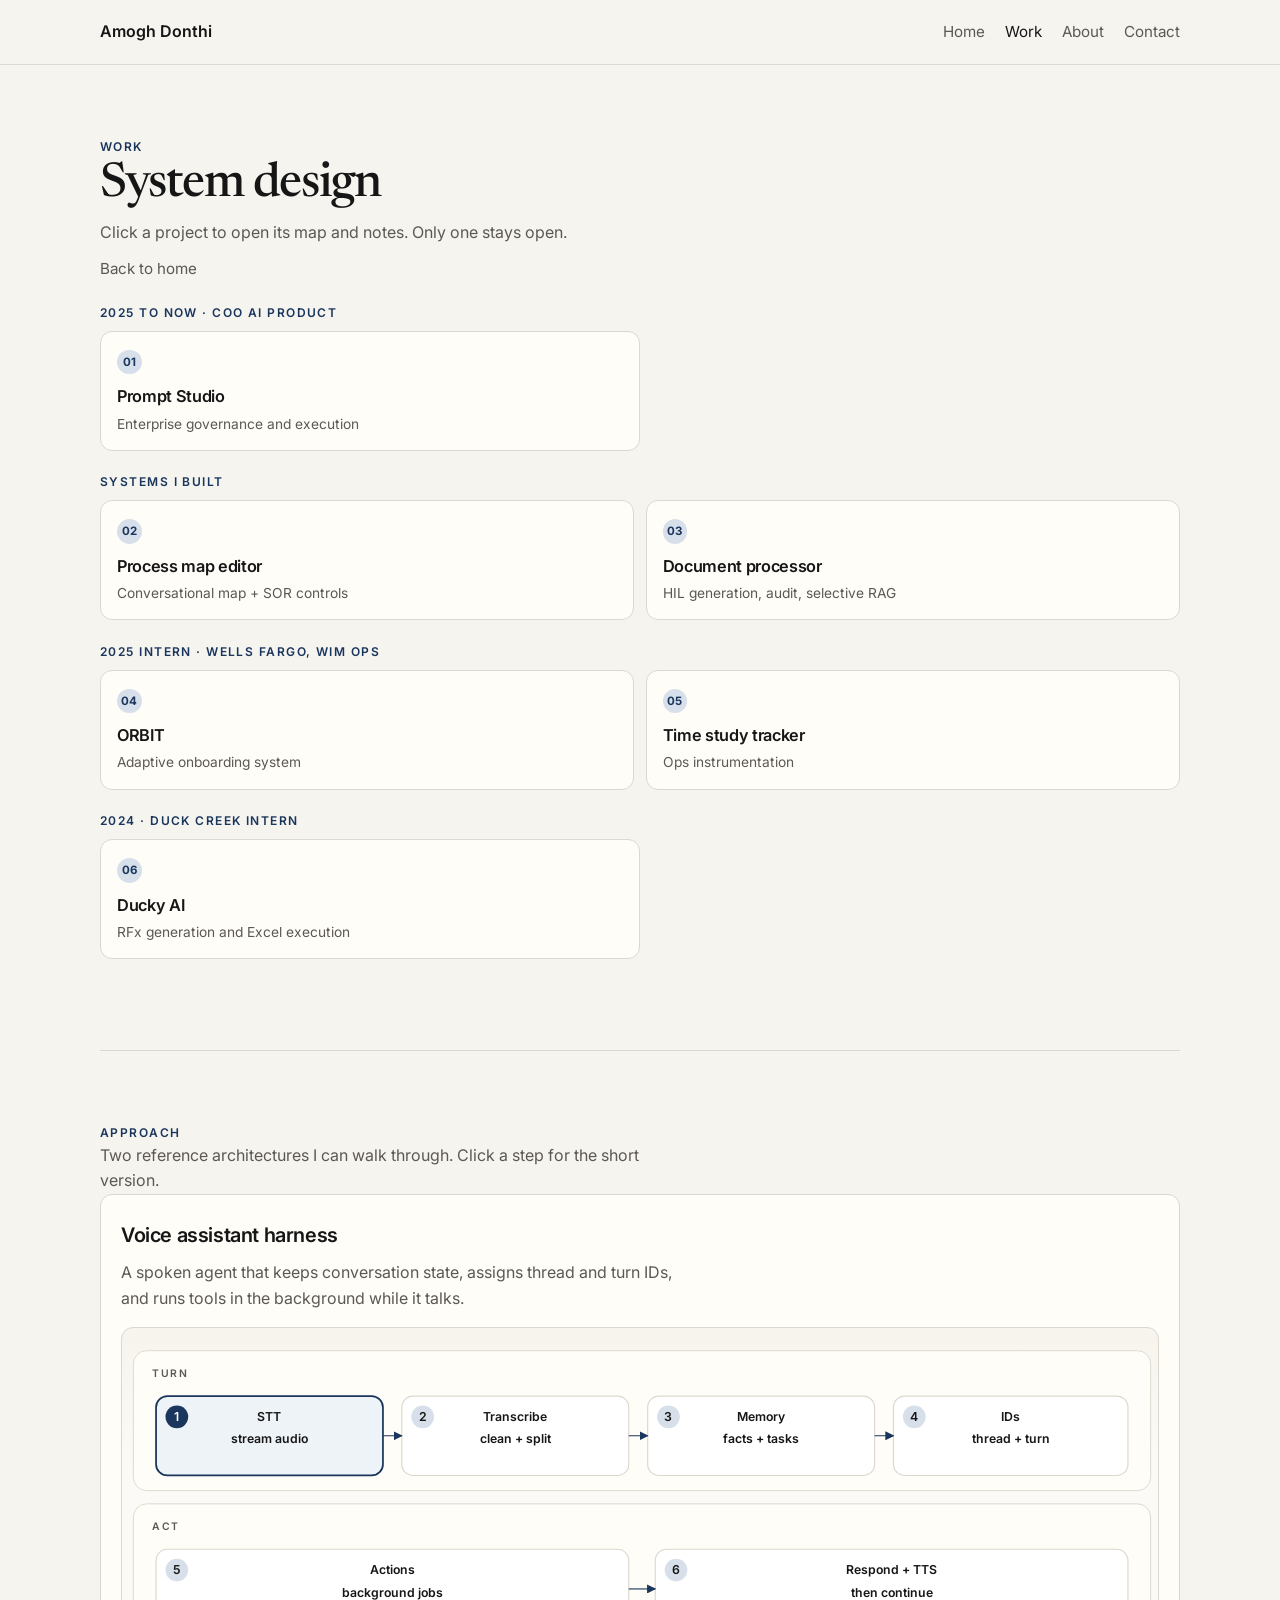
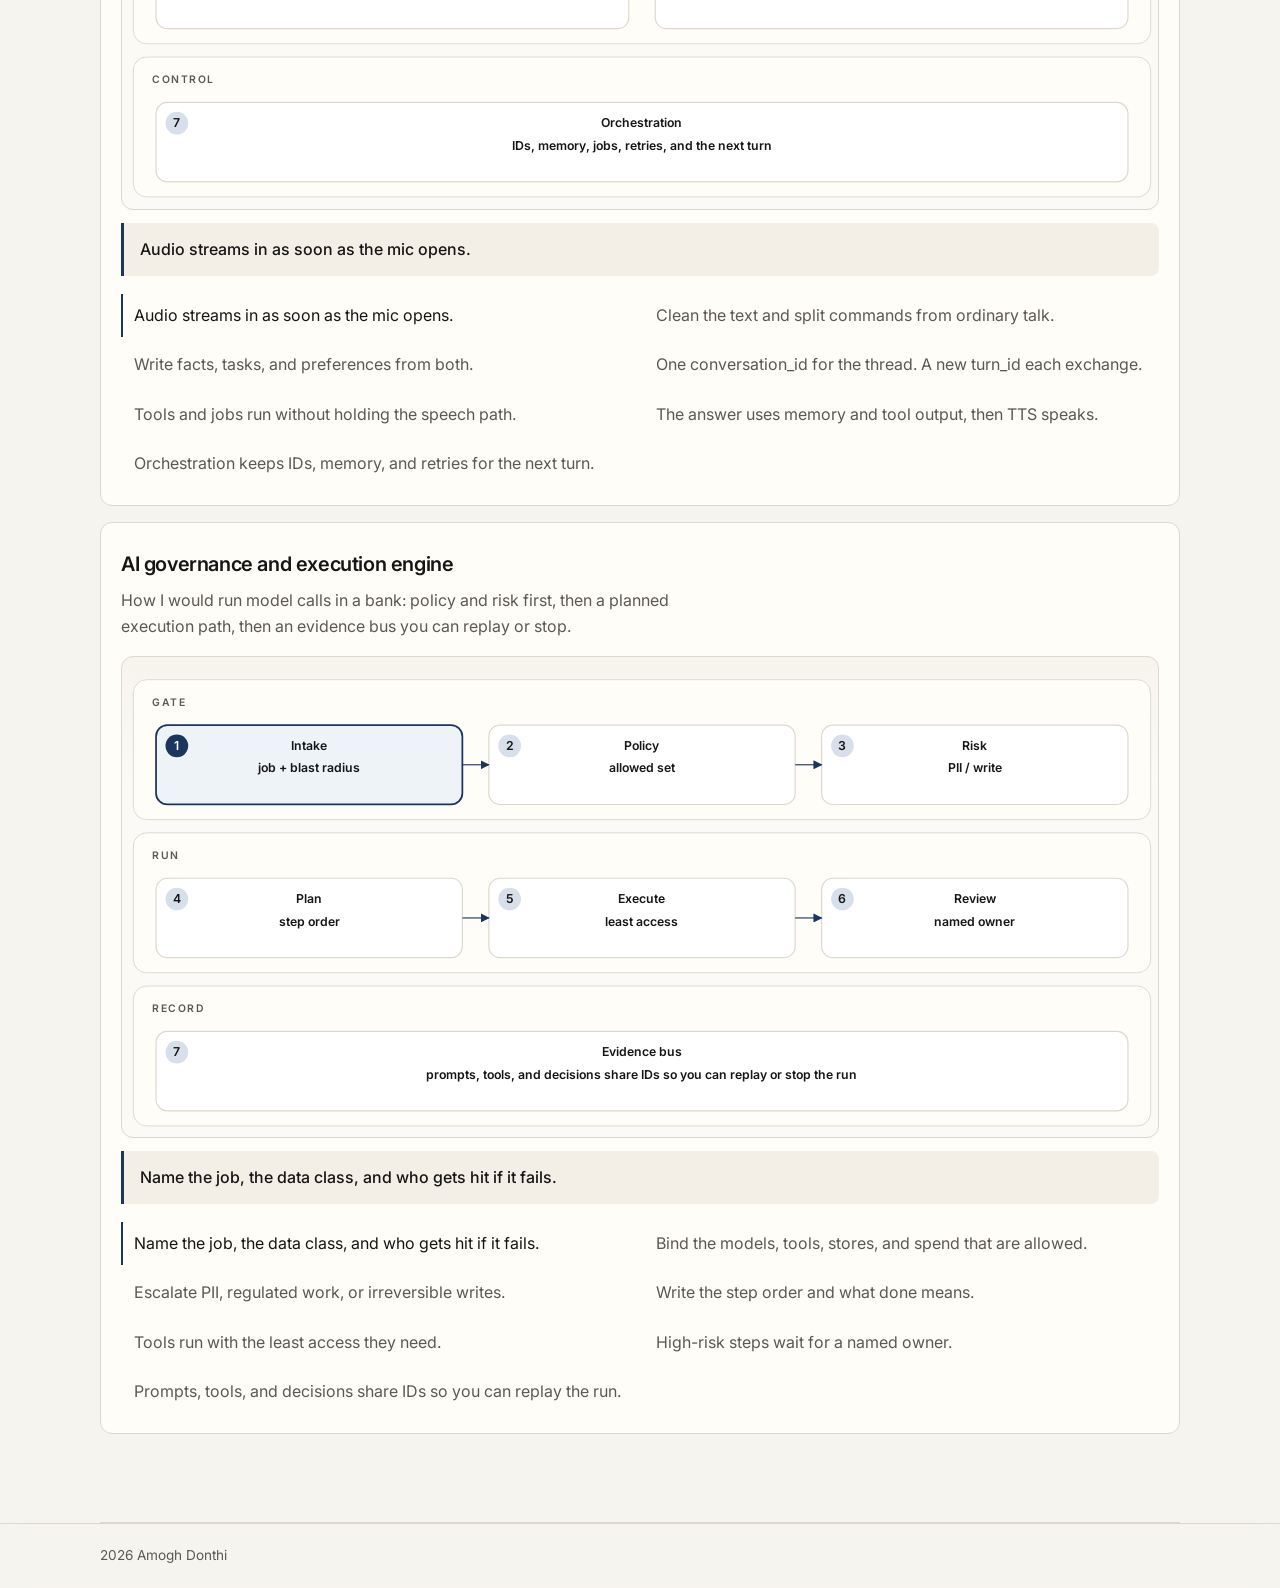
<file: work.html>
<!DOCTYPE html>
<html lang="en">
  <head>
    <meta charset="utf-8" />
    <meta name="viewport" content="width=device-width, initial-scale=1" />
    <title>Work, Amogh Donthi</title>
    <meta
      name="description"
      content="Amogh Donthi. System design for Prompt Studio, ORBIT, and governed AI execution."
    />
    <link rel="preconnect" href="https://fonts.googleapis.com" />
    <link rel="preconnect" href="https://fonts.gstatic.com" crossorigin />
    <link
      href="https://fonts.googleapis.com/css2?family=Inter:wght@400;500;600;700&family=Newsreader:opsz,wght@6..72,500&display=swap"
      rel="stylesheet"
    />
    <link rel="stylesheet" href="styles.css" />
  </head>
  <body>
    <header class="site-header">
      <div class="wrap bar">
        <a class="logo" href="index.html">Amogh Donthi</a>
        <nav>
          <a href="index.html">Home</a>
          <a href="work.html" class="is-here">Work</a>
          <a href="index.html#about">About</a>
          <a href="index.html#contact">Contact</a>
        </nav>
      </div>
    </header>

    <main id="top">
      <section id="work" class="wrap">
        <p class="kicker">Work</p>
        <h1 class="page-title">System design</h1>
        <p class="lede">Click a project to open its map and notes. Only one stays open.</p>
        <p class="back"><a href="index.html">Back to home</a></p>

        <div class="era era-one">
          <p class="era-label">2025 to now · COO AI Product</p>
          <div class="work-stack" role="tablist" aria-label="Current work">
            <div class="work-item" data-work-item="studio">
            <button type="button" role="tab" aria-selected="false" aria-expanded="false" aria-controls="studio" class="acc-node" data-work-tab="studio">
              <span class="acc-num">01</span>
              <strong>Prompt Studio</strong>
              <em>Enterprise governance and execution</em>
            </button>
            <article class="work-panel map" id="studio" data-work-panel="studio" hidden>
          <p class="kicker">2025 to now · Wells Fargo, COO AI Product</p>
          <h3>Prompt Studio</h3>
          <p class="lede">Enterprise prompt operations for Global Operations: governed design, QA, chaining, and execution across lines of business. ~380,000 hours / year by 2027. Patent pending, co-inventor.</p>

          <div class="diagram-shell">
            <svg class="diagram" viewBox="0 0 1100 508" role="img" aria-labelledby="map-studio">
              <title id="map-studio">Prompt Studio process map</title>
              <defs>
                <marker id="as" viewBox="0 0 10 10" refX="9" refY="5" markerWidth="8" markerHeight="8" orient="auto">
                  <path d="M0 0 L10 5 L0 10 Z" fill="#1a365d" />
                </marker>
              </defs>
              <rect class="band" x="12" y="24" width="1076" height="148" rx="14" />
              <text class="lane" x="32" y="52">Build</text>
              <g class="node is-on" data-step="scope"><rect x="36" y="72" width="240" height="84" rx="12" /><circle class="badge" cx="58" cy="94" r="12" /><text class="num" x="58" y="98">1</text><text class="ttl" x="156" y="98">Scope</text><text class="sub" x="156" y="122">LOB use case</text></g>
              <g class="node" data-step="policy"><rect x="296" y="72" width="240" height="84" rx="12" /><circle class="badge" cx="318" cy="94" r="12" /><text class="num" x="318" y="98">2</text><text class="ttl" x="416" y="98">Policy</text><text class="sub" x="416" y="122">allowed packs</text></g>
              <g class="node" data-step="chain"><rect x="556" y="72" width="240" height="84" rx="12" /><circle class="badge" cx="578" cy="94" r="12" /><text class="num" x="578" y="98">3</text><text class="ttl" x="676" y="98">Chain</text><text class="sub" x="676" y="122">prompt + tools</text></g>
              <g class="node" data-step="qa"><rect x="816" y="72" width="248" height="84" rx="12" /><circle class="badge" cx="838" cy="94" r="12" /><text class="num" x="838" y="98">4</text><text class="ttl" x="940" y="98">QA</text><text class="sub" x="940" y="122">maker-checker</text></g>
              <path class="flow" marker-end="url(#as)" d="M276 114 H296" />
              <path class="flow" marker-end="url(#as)" d="M536 114 H556" />
              <path class="flow" marker-end="url(#as)" d="M796 114 H816" />
              <rect class="band" x="12" y="186" width="1076" height="148" rx="14" />
              <text class="lane" x="32" y="214">Run</text>
              <g class="node" data-step="admin"><rect x="36" y="234" width="324" height="84" rx="12" /><circle class="badge" cx="58" cy="256" r="12" /><text class="num" x="58" y="260">5</text><text class="ttl" x="198" y="260">Admin</text><text class="sub" x="198" y="284">access + onboard</text></g>
              <g class="node" data-step="run"><rect x="388" y="234" width="324" height="84" rx="12" /><circle class="badge" cx="410" cy="256" r="12" /><text class="num" x="410" y="260">6</text><text class="ttl" x="550" y="260">Execute</text><text class="sub" x="550" y="284">studio run</text></g>
              <g class="node" data-step="report"><rect x="740" y="234" width="324" height="84" rx="12" /><circle class="badge" cx="762" cy="256" r="12" /><text class="num" x="762" y="260">7</text><text class="ttl" x="902" y="260">Report</text><text class="sub" x="902" y="284">usage + quality</text></g>
              <path class="flow" marker-end="url(#as)" d="M360 276 H388" />
              <path class="flow" marker-end="url(#as)" d="M712 276 H740" />
              <rect class="band" x="12" y="348" width="1076" height="148" rx="14" />
              <text class="lane" x="32" y="376">Scale</text>
              <g class="node" data-step="deploy"><rect x="36" y="396" width="240" height="84" rx="12" /><circle class="badge" cx="58" cy="418" r="12" /><text class="num" x="58" y="422">8</text><text class="ttl" x="156" y="422">Forward deploy</text><text class="sub" x="156" y="446">next business</text></g>
              <g class="node" data-step="teach"><rect x="296" y="396" width="240" height="84" rx="12" /><circle class="badge" cx="318" cy="418" r="12" /><text class="num" x="318" y="422">9</text><text class="ttl" x="416" y="422">Workshops</text><text class="sub" x="416" y="446">100+ analysts</text></g>
              <g class="node" data-step="patent"><rect x="556" y="396" width="240" height="84" rx="12" /><circle class="badge" cx="578" cy="418" r="12" /><text class="num" x="578" y="422">10</text><text class="ttl" x="676" y="422">No-code workflow</text><text class="sub" x="676" y="446">patent pending</text></g>
              <g class="node" data-step="hours"><rect x="816" y="396" width="248" height="84" rx="12" /><circle class="badge" cx="838" cy="418" r="12" /><text class="num" x="838" y="422">11</text><text class="ttl" x="940" y="422">Hours model</text><text class="sub" x="940" y="446">~380k / year by 2027</text></g>
              <path class="flow" marker-end="url(#as)" d="M276 438 H296" />
              <path class="flow" marker-end="url(#as)" d="M536 438 H556" />
              <path class="flow" marker-end="url(#as)" d="M796 438 H816" />
            </svg>
          </div>
          <p class="step-card">Scope the job with the business before anyone writes a prompt.</p>

          <div class="notes">
            <div>
              <h4>How it was built</h4>
              <p>I scoped each use case with the line of business, then designed the prompt pack, the policy bounds, the maker-checker path, and the admin model that puts a team on the studio.</p>
            </div>
            <div>
              <h4>How it scaled</h4>
              <p>The same studio now runs across businesses. I ran onboarding and workshops for 100+ analysts. The patent-pending no-code workflow is the path to the ~380,000 hour projection.</p>
            </div>
            <div>
              <h4>Key features</h4>
              <p>Policy-bound prompt packs, chaining with tool calls, maker-checker review, usage and quality analytics, and enterprise onboarding.</p>
            </div>
          </div>
          <ol class="steps">
            <li data-step="scope" class="is-on">Scope the job with the business before anyone writes a prompt.</li>
            <li data-step="policy">Lock which models, tools, and data the pack may use.</li>
            <li data-step="chain">Write the prompt chain and any tool calls.</li>
            <li data-step="qa">A second person checks the output before it ships.</li>
            <li data-step="admin">Provision access and walk the team through first use.</li>
            <li data-step="run">The team runs the pack inside the studio.</li>
            <li data-step="report">Track quality and usage on a modular dashboard.</li>
            <li data-step="deploy">Repeat the same studio in the next line of business.</li>
            <li data-step="teach">Train analysts so they can run their own cases.</li>
            <li data-step="patent">The no-code workflow generates, manages, and runs prompts.</li>
            <li data-step="hours">The hours model is the 2027 projection from that workflow.</li>
          </ol>
        </article>
          </div>
          </div>
        </div>

        <div class="era">
          <p class="era-label">Systems I built</p>
          <div class="work-stack" role="tablist" aria-label="Built systems">
            <div class="work-item" data-work-item="maps">
            <button type="button" role="tab" aria-selected="false" aria-controls="maps" class="acc-node" data-work-tab="maps">
              <span class="acc-num">02</span>
              <strong>Process map editor</strong>
              <em>Conversational map + SOR controls</em>
            </button>
            <article class="work-panel map" id="maps" data-work-panel="maps" hidden>
          <p class="kicker">Built system</p>
          <h3>Process map editor</h3>
          <p class="lede">A conversational process-map editor. Requirements and source docs become a live graph. Select a node, talk to it or edit it, and the map updates. Then connect a system of record so controls stay aligned with the live process.</p>

          <div class="diagram-shell">
            <svg class="diagram" viewBox="0 0 1100 508" role="img" aria-labelledby="map-maps">
              <title id="map-maps">Process map editor</title>
              <defs>
                <marker id="am" viewBox="0 0 10 10" refX="9" refY="5" markerWidth="8" markerHeight="8" orient="auto">
                  <path d="M0 0 L10 5 L0 10 Z" fill="#1a365d" />
                </marker>
              </defs>
              <rect class="band" x="12" y="24" width="1076" height="148" rx="14" />
              <text class="lane" x="32" y="52">Gather</text>
              <g class="node is-on" data-step="reqs"><rect x="36" y="72" width="324" height="84" rx="12" /><circle class="badge" cx="58" cy="94" r="12" /><text class="num" x="58" y="98">1</text><text class="ttl" x="198" y="98">Requirements</text><text class="sub" x="198" y="122">scope the process</text></g>
              <g class="node" data-step="bizdocs"><rect x="388" y="72" width="324" height="84" rx="12" /><circle class="badge" cx="410" cy="94" r="12" /><text class="num" x="410" y="98">2</text><text class="ttl" x="550" y="98">Business docs</text><text class="sub" x="550" y="122">existing write-ups</text></g>
              <g class="node" data-step="draw"><rect x="740" y="72" width="324" height="84" rx="12" /><circle class="badge" cx="762" cy="94" r="12" /><text class="num" x="762" y="98">3</text><text class="ttl" x="902" y="98">Generate map</text><text class="sub" x="902" y="122">first diagram</text></g>
              <path class="flow" marker-end="url(#am)" d="M360 114 H388" />
              <path class="flow" marker-end="url(#am)" d="M712 114 H740" />
              <rect class="band" x="12" y="186" width="1076" height="148" rx="14" />
              <text class="lane" x="32" y="214">Edit</text>
              <g class="node" data-step="select"><rect x="36" y="234" width="324" height="84" rx="12" /><circle class="badge" cx="58" cy="256" r="12" /><text class="num" x="58" y="260">4</text><text class="ttl" x="198" y="260">Select</text><text class="sub" x="198" y="284">click a node</text></g>
              <g class="node" data-step="talk"><rect x="388" y="234" width="324" height="84" rx="12" /><circle class="badge" cx="410" cy="256" r="12" /><text class="num" x="410" y="260">5</text><text class="ttl" x="550" y="260">Talk or edit</text><text class="sub" x="550" y="284">change the step</text></g>
              <g class="node" data-step="apply"><rect x="740" y="234" width="324" height="84" rx="12" /><circle class="badge" cx="762" cy="256" r="12" /><text class="num" x="762" y="260">6</text><text class="ttl" x="902" y="260">Apply</text><text class="sub" x="902" y="284">map updates itself</text></g>
              <path class="flow" marker-end="url(#am)" d="M360 276 H388" />
              <path class="flow" marker-end="url(#am)" d="M712 276 H740" />
              <rect class="band" x="12" y="348" width="1076" height="148" rx="14" />
              <text class="lane" x="32" y="376">Align</text>
              <g class="node" data-step="sor"><rect x="36" y="396" width="500" height="84" rx="12" /><circle class="badge" cx="58" cy="418" r="12" /><text class="num" x="58" y="422">7</text><text class="ttl" x="286" y="422">Connect SOR</text><text class="sub" x="286" y="446">external system of record</text></g>
              <g class="node" data-step="controls"><rect x="564" y="396" width="500" height="84" rx="12" /><circle class="badge" cx="586" cy="418" r="12" /><text class="num" x="586" y="422">8</text><text class="ttl" x="814" y="422">Align controls</text><text class="sub" x="814" y="446">map matches the live process</text></g>
              <path class="flow" marker-end="url(#am)" d="M536 438 H564" />
            </svg>
          </div>
          <p class="step-card">Collect the requirements that name the process.</p>

          <div class="notes">
            <div>
              <h4>How it was built</h4>
              <p>Requirements and existing business docs generate the first process map. You select a node, edit it, or describe the change in language. The diagram updates from that input.</p>
            </div>
            <div>
              <h4>How it scaled</h4>
              <p>The same map can connect to an external system of record so controls stay aligned with the live process.</p>
            </div>
            <div>
              <h4>Key features</h4>
              <p>Document intake, conversational node edit, automatic graph updates, and system-of-record control alignment.</p>
            </div>
          </div>
          <ol class="steps">
            <li data-step="reqs" class="is-on">Collect the requirements that name the process.</li>
            <li data-step="bizdocs">Pull in the write-ups the team already has.</li>
            <li data-step="draw">Generate the first process map from that set.</li>
            <li data-step="select">Click a node on the map.</li>
            <li data-step="talk">Edit the step or describe the change in language.</li>
            <li data-step="apply">The diagram updates from that change.</li>
            <li data-step="sor">Connect an external system of record.</li>
            <li data-step="controls">Align the map controls with the live process.</li>
          </ol>
        </article>
          </div>
            <div class="work-item" data-work-item="docs">
            <button type="button" role="tab" aria-selected="false" aria-controls="docs" class="acc-node" data-work-tab="docs">
              <span class="acc-num">03</span>
              <strong>Document processor</strong>
              <em>HIL generation, audit, selective RAG</em>
            </button>
            <article class="work-panel map" id="docs" data-work-panel="docs" hidden>
          <p class="kicker">Built system</p>
          <h3>Document processor</h3>
          <p class="lede">Large-document intake reduced to a minimized reasoning set. That set drives a standard output document, human-in-the-loop review, a full-step audit log, and selective RAG for later agent work.</p>

          <div class="diagram-shell">
            <svg class="diagram" viewBox="0 0 1100 508" role="img" aria-labelledby="map-docs">
              <title id="map-docs">Document processor</title>
              <defs>
                <marker id="adoc" viewBox="0 0 10 10" refX="9" refY="5" markerWidth="8" markerHeight="8" orient="auto">
                  <path d="M0 0 L10 5 L0 10 Z" fill="#1a365d" />
                </marker>
              </defs>
              <rect class="band" x="12" y="24" width="1076" height="148" rx="14" />
              <text class="lane" x="32" y="52">Intake</text>
              <g class="node is-on" data-step="collect"><rect x="36" y="72" width="324" height="84" rx="12" /><circle class="badge" cx="58" cy="94" r="12" /><text class="num" x="58" y="98">1</text><text class="ttl" x="198" y="98">Collect</text><text class="sub" x="198" y="122">PDFs, sheets, files</text></g>
              <g class="node" data-step="minimize"><rect x="388" y="72" width="324" height="84" rx="12" /><circle class="badge" cx="410" cy="94" r="12" /><text class="num" x="410" y="98">2</text><text class="ttl" x="550" y="98">Minimize</text><text class="sub" x="550" y="122">working set for reasoning</text></g>
              <g class="node" data-step="semantic"><rect x="740" y="72" width="324" height="84" rx="12" /><circle class="badge" cx="762" cy="94" r="12" /><text class="num" x="762" y="98">3</text><text class="ttl" x="902" y="98">Semantic store</text><text class="sub" x="902" y="122">reason over the set</text></g>
              <path class="flow" marker-end="url(#adoc)" d="M360 114 H388" />
              <path class="flow" marker-end="url(#adoc)" d="M712 114 H740" />
              <rect class="band" x="12" y="186" width="1076" height="148" rx="14" />
              <text class="lane" x="32" y="214">Generate</text>
              <g class="node" data-step="reason"><rect x="36" y="234" width="324" height="84" rx="12" /><circle class="badge" cx="58" cy="256" r="12" /><text class="num" x="58" y="260">4</text><text class="ttl" x="198" y="260">Reason</text><text class="sub" x="198" y="284">over the reduced set</text></g>
              <g class="node" data-step="output"><rect x="388" y="234" width="324" height="84" rx="12" /><circle class="badge" cx="410" cy="256" r="12" /><text class="num" x="410" y="260">5</text><text class="ttl" x="550" y="260">Standard output</text><text class="sub" x="550" y="284">generated document</text></g>
              <g class="node" data-step="hil"><rect x="740" y="234" width="324" height="84" rx="12" /><circle class="badge" cx="762" cy="256" r="12" /><text class="num" x="762" y="260">6</text><text class="ttl" x="902" y="260">HIL review</text><text class="sub" x="902" y="284">approve before ship</text></g>
              <path class="flow" marker-end="url(#adoc)" d="M360 276 H388" />
              <path class="flow" marker-end="url(#adoc)" d="M712 276 H740" />
              <rect class="band" x="12" y="348" width="1076" height="148" rx="14" />
              <text class="lane" x="32" y="376">Govern</text>
              <g class="node" data-step="audit"><rect x="36" y="396" width="500" height="84" rx="12" /><circle class="badge" cx="58" cy="418" r="12" /><text class="num" x="58" y="422">7</text><text class="ttl" x="286" y="422">Audit log</text><text class="sub" x="286" y="446">intake and creation, every step</text></g>
              <g class="node" data-step="rag"><rect x="564" y="396" width="500" height="84" rx="12" /><circle class="badge" cx="586" cy="418" r="12" /><text class="num" x="586" y="422">8</text><text class="ttl" x="814" y="422">Selective RAG</text><text class="sub" x="814" y="446">agent handoff</text></g>
              <path class="flow" marker-end="url(#adoc)" d="M536 438 H564" />
            </svg>
          </div>
          <p class="step-card">Bring in the PDFs, spreadsheets, and other source files.</p>

          <div class="notes">
            <div>
              <h4>How it was built</h4>
              <p>Intake reduces large PDFs and spreadsheets to a smaller working set so the model can reason over them. That set drives a standard output document. A person reviews it before it ships.</p>
            </div>
            <div>
              <h4>How it scaled</h4>
              <p>Every intake and generation step writes an audit log. The same store can be used as selective RAG when an agent needs the data later.</p>
            </div>
            <div>
              <h4>Key features</h4>
              <p>Document intake, minimized reasoning set, standard generation, human approval, full-step audit, and selective RAG handoff.</p>
            </div>
          </div>
          <ol class="steps">
            <li data-step="collect" class="is-on">Bring in the PDFs, spreadsheets, and other source files.</li>
            <li data-step="minimize">Cut them down to a working set the model can reason over.</li>
            <li data-step="semantic">Store that set so later steps use the same facts.</li>
            <li data-step="reason">Reason over the reduced set.</li>
            <li data-step="output">Generate a standard output document.</li>
            <li data-step="hil">A person reviews and approves before it ships.</li>
            <li data-step="audit">Log intake and creation at every step.</li>
            <li data-step="rag">Use the store as selective RAG when an agent needs the data.</li>
          </ol>
        </article>
          </div>
          </div>
        </div>

        <div class="era">
          <p class="era-label">2025 intern · Wells Fargo, WIM Ops</p>
          <div class="work-stack" role="tablist" aria-label="2025 intern work">
            <div class="work-item" data-work-item="orbit">
            <button type="button" role="tab" aria-selected="false" aria-controls="orbit" class="acc-node" data-work-tab="orbit">
              <span class="acc-num">04</span>
              <strong>ORBIT</strong>
              <em>Adaptive onboarding system</em>
            </button>
            <article class="work-panel map" id="orbit" data-work-panel="orbit" hidden>
          <p class="kicker">2025 · Wells Fargo intern, WIM Ops</p>
          <h3>ORBIT</h3>
          <p class="lede">A state-aware onboarding system. Learner profile, content library, progress events, adaptive engine, in-flow mentor, and a manager progress view. $27M to $45M if fully rolled out at 3 to 5 percent ROI.</p>

          <div class="diagram-shell">
            <svg class="diagram" viewBox="0 0 1100 508" role="img" aria-labelledby="map-orbit">
              <title id="map-orbit">ORBIT architecture</title>
              <defs>
                <marker id="ao" viewBox="0 0 10 10" refX="9" refY="5" markerWidth="8" markerHeight="8" orient="auto">
                  <path d="M0 0 L10 5 L0 10 Z" fill="#1a365d" />
                </marker>
              </defs>
              <rect class="band" x="12" y="24" width="1076" height="148" rx="14" />
              <text class="lane" x="32" y="52">Data</text>
              <g class="node is-on" data-step="profile"><rect x="36" y="72" width="324" height="84" rx="12" /><circle class="badge" cx="58" cy="94" r="12" /><text class="num" x="58" y="98">1</text><text class="ttl" x="198" y="98">Learner profile</text><text class="sub" x="198" y="122">role, skill, history</text></g>
              <g class="node" data-step="library"><rect x="388" y="72" width="324" height="84" rx="12" /><circle class="badge" cx="410" cy="94" r="12" /><text class="num" x="410" y="98">2</text><text class="ttl" x="550" y="98">Content library</text><text class="sub" x="550" y="122">modules + checks</text></g>
              <g class="node" data-step="events"><rect x="740" y="72" width="324" height="84" rx="12" /><circle class="badge" cx="762" cy="94" r="12" /><text class="num" x="762" y="98">3</text><text class="ttl" x="902" y="98">Progress events</text><text class="sub" x="902" y="122">answers + time</text></g>
              <path class="flow" marker-end="url(#ao)" d="M360 114 H388" />
              <path class="flow" marker-end="url(#ao)" d="M712 114 H740" />
              <rect class="band" x="12" y="186" width="1076" height="148" rx="14" />
              <text class="lane" x="32" y="214">Services</text>
              <g class="node" data-step="engine"><rect x="36" y="234" width="324" height="84" rx="12" /><circle class="badge" cx="58" cy="256" r="12" /><text class="num" x="58" y="260">4</text><text class="ttl" x="198" y="260">Adaptive engine</text><text class="sub" x="198" y="284">next lesson from state</text></g>
              <g class="node" data-step="mentor"><rect x="388" y="234" width="324" height="84" rx="12" /><circle class="badge" cx="410" cy="256" r="12" /><text class="num" x="410" y="260">5</text><text class="ttl" x="550" y="260">Mentor</text><text class="sub" x="550" y="284">in-flow answers</text></g>
              <g class="node" data-step="mgrview"><rect x="740" y="234" width="324" height="84" rx="12" /><circle class="badge" cx="762" cy="256" r="12" /><text class="num" x="762" y="260">6</text><text class="ttl" x="902" y="260">Manager view</text><text class="sub" x="902" y="284">progress read-model</text></g>
              <path class="flow" marker-end="url(#ao)" d="M360 276 H388" />
              <path class="flow" marker-end="url(#ao)" d="M712 276 H740" />
              <rect class="band" x="12" y="348" width="1076" height="148" rx="14" />
              <text class="lane" x="32" y="376">Ship</text>
              <g class="node" data-step="capstone"><rect x="36" y="396" width="324" height="84" rx="12" /><circle class="badge" cx="58" cy="418" r="12" /><text class="num" x="58" y="422">7</text><text class="ttl" x="198" y="422">Capstone build</text><text class="sub" x="198" y="446">first working loop</text></g>
              <g class="node" data-step="poc"><rect x="388" y="396" width="324" height="84" rx="12" /><circle class="badge" cx="410" cy="418" r="12" /><text class="num" x="410" y="422">8</text><text class="ttl" x="550" y="422">POC in WIM Ops</text><text class="sub" x="550" y="446">proved the loop</text></g>
              <g class="node" data-step="rollout"><rect x="740" y="396" width="324" height="84" rx="12" /><circle class="badge" cx="762" cy="418" r="12" /><text class="num" x="762" y="422">9</text><text class="ttl" x="902" y="422">Rollout case</text><text class="sub" x="902" y="446">$27M to $45M / year</text></g>
              <path class="flow" marker-end="url(#ao)" d="M360 438 H388" />
              <path class="flow" marker-end="url(#ao)" d="M712 438 H740" />
            </svg>
          </div>
          <p class="step-card">Store the new hire's role, completed work, and skill state.</p>

          <div class="notes">
            <div>
              <h4>How it would be built</h4>
              <p>A profile stores role, completed work, and skill state. A library holds modules and checks. An engine selects the next lesson from that state. A mentor answers in the same session. Managers read a progress view from the event stream.</p>
            </div>
            <div>
              <h4>How it scaled</h4>
              <p>I led the capstone. The team shipped the first working loop in WIM Ops. The full-rollout case uses a 3 to 5 percent ROI and $27M to $45M a year.</p>
            </div>
            <div>
              <h4>Key features</h4>
              <p>Learner profile, event-driven progress, adaptive next-step, in-flow mentor, and a manager read-model.</p>
            </div>
          </div>
          <ol class="steps">
            <li data-step="profile" class="is-on">Store the new hire's role, completed work, and skill state.</li>
            <li data-step="library">Keep modules and checks in a content library.</li>
            <li data-step="events">Write answers and time-on-task as progress events.</li>
            <li data-step="engine">The engine picks the next lesson from current state.</li>
            <li data-step="mentor">The mentor answers questions inside the same session.</li>
            <li data-step="mgrview">Managers read a progress view from those events.</li>
            <li data-step="capstone">A capstone team built the first working loop.</li>
            <li data-step="poc">The POC showed the loop could run in WIM Ops.</li>
            <li data-step="rollout">Full rollout is the $27M to $45M case at 3 to 5 percent ROI.</li>
          </ol>
        </article>
          </div>
            <div class="work-item" data-work-item="tracker">
            <button type="button" role="tab" aria-selected="false" aria-controls="tracker" class="acc-node" data-work-tab="tracker">
              <span class="acc-num">05</span>
              <strong>Time study tracker</strong>
              <em>Ops instrumentation</em>
            </button>
            <article class="work-panel map" id="tracker" data-work-panel="tracker" hidden>
          <p class="kicker">2025 · Wells Fargo intern, WIM Ops</p>
          <h3>Time study tracker</h3>
          <p class="lede">Ops instrumentation in VBA: track, log, and notate a running study, write fields to cells, then tabulate and chart the selection. Throughput went from 2 studies a week to 8. ~$300K soft save. I also automated CDSC worksheets from 5 hours to 3.</p>

          <div class="diagram-shell">
            <svg class="diagram" viewBox="0 0 1100 508" role="img" aria-labelledby="map-tracker">
              <title id="map-tracker">Time study tracker</title>
              <defs>
                <marker id="at" viewBox="0 0 10 10" refX="9" refY="5" markerWidth="8" markerHeight="8" orient="auto">
                  <path d="M0 0 L10 5 L0 10 Z" fill="#1a365d" />
                </marker>
              </defs>
              <rect class="band" x="12" y="24" width="1076" height="148" rx="14" />
              <text class="lane" x="32" y="52">Capture</text>
              <g class="node is-on" data-step="track"><rect x="36" y="72" width="324" height="84" rx="12" /><circle class="badge" cx="58" cy="94" r="12" /><text class="num" x="58" y="98">1</text><text class="ttl" x="198" y="98">Track</text><text class="sub" x="198" y="122">running study time</text></g>
              <g class="node" data-step="log"><rect x="388" y="72" width="324" height="84" rx="12" /><circle class="badge" cx="410" cy="94" r="12" /><text class="num" x="410" y="98">2</text><text class="ttl" x="550" y="98">Log</text><text class="sub" x="550" y="122">write each interval</text></g>
              <g class="node" data-step="note"><rect x="740" y="72" width="324" height="84" rx="12" /><circle class="badge" cx="762" cy="94" r="12" /><text class="num" x="762" y="98">3</text><text class="ttl" x="902" y="98">Notate</text><text class="sub" x="902" y="122">label the observation</text></g>
              <path class="flow" marker-end="url(#at)" d="M360 114 H388" />
              <path class="flow" marker-end="url(#at)" d="M712 114 H740" />
              <rect class="band" x="12" y="186" width="1076" height="148" rx="14" />
              <text class="lane" x="32" y="214">Sheet</text>
              <g class="node" data-step="cells"><rect x="36" y="234" width="324" height="84" rx="12" /><circle class="badge" cx="58" cy="256" r="12" /><text class="num" x="58" y="260">4</text><text class="ttl" x="198" y="260">Store in cells</text><text class="sub" x="198" y="284">split fields</text></g>
              <g class="node" data-step="tabulate"><rect x="388" y="234" width="324" height="84" rx="12" /><circle class="badge" cx="410" cy="256" r="12" /><text class="num" x="410" y="260">5</text><text class="ttl" x="550" y="260">Tabulate</text><text class="sub" x="550" y="284">selected rows</text></g>
              <g class="node" data-step="viz"><rect x="740" y="234" width="324" height="84" rx="12" /><circle class="badge" cx="762" cy="256" r="12" /><text class="num" x="762" y="260">6</text><text class="ttl" x="902" y="260">Visualize</text><text class="sub" x="902" y="284">charts from the selection</text></g>
              <path class="flow" marker-end="url(#at)" d="M360 276 H388" />
              <path class="flow" marker-end="url(#at)" d="M712 276 H740" />
              <rect class="band" x="12" y="348" width="1076" height="148" rx="14" />
              <text class="lane" x="32" y="376">Scale</text>
              <g class="node" data-step="fourx"><rect x="36" y="396" width="324" height="84" rx="12" /><circle class="badge" cx="58" cy="418" r="12" /><text class="num" x="58" y="422">7</text><text class="ttl" x="198" y="422">2 to 8 studies / week</text><text class="sub" x="198" y="446">4x throughput</text></g>
              <g class="node" data-step="save"><rect x="388" y="396" width="324" height="84" rx="12" /><circle class="badge" cx="410" cy="418" r="12" /><text class="num" x="410" y="422">8</text><text class="ttl" x="550" y="422">~$300K soft save</text><text class="sub" x="550" y="446">time study work</text></g>
              <g class="node" data-step="cdsc-hours"><rect x="740" y="396" width="324" height="84" rx="12" /><circle class="badge" cx="762" cy="418" r="12" /><text class="num" x="762" y="422">9</text><text class="ttl" x="902" y="422">CDSC 5 hours to 3</text><text class="sub" x="902" y="446">worksheet automation</text></g>
              <path class="flow" marker-end="url(#at)" d="M360 438 H388" />
              <path class="flow" marker-end="url(#at)" d="M712 438 H740" />
            </svg>
          </div>
          <p class="step-card">Start the VBA timer on a running study.</p>

          <div class="notes">
            <div>
              <h4>How it was built</h4>
              <p>The macro tracks running study time, logs each interval, and notates the observation. It writes those fields into separate cells. You select rows, tabulate them, and generate charts from that selection. I also automated the CDSC worksheet.</p>
            </div>
            <div>
              <h4>How it scaled</h4>
              <p>Throughput went from two studies a week to eight. Soft savings were about $300K. CDSC prep went from five hours to three.</p>
            </div>
            <div>
              <h4>Key features</h4>
              <p>Interval capture, notation, cell-level storage, selection tabulation, and charts from that set.</p>
            </div>
          </div>
          <ol class="steps">
            <li data-step="track" class="is-on">Start the VBA timer on a running study.</li>
            <li data-step="log">Log each interval as it closes.</li>
            <li data-step="note">Notate what was observed in that interval.</li>
            <li data-step="cells">Write time, note, and study id into separate cells.</li>
            <li data-step="tabulate">Select rows and tabulate them.</li>
            <li data-step="viz">Generate visualizations from that selection.</li>
            <li data-step="fourx">Collectors moved from two studies a week to eight.</li>
            <li data-step="save">That change is the ~$300K soft save.</li>
            <li data-step="cdsc-hours">CDSC prep dropped from five hours to three.</li>
          </ol>
        </article>
          </div>
          </div>
        </div>

        <div class="era era-one">
          <p class="era-label">2024 · Duck Creek intern</p>
          <div class="work-stack" role="tablist" aria-label="2024 work">
            <div class="work-item" data-work-item="ducky">
            <button type="button" role="tab" aria-selected="false" aria-expanded="false" aria-controls="ducky" class="acc-node" data-work-tab="ducky">
              <span class="acc-num">06</span>
              <strong>Ducky AI</strong>
              <em>RFx generation and Excel execution</em>
            </button>
            <article class="work-panel map" id="ducky" data-work-panel="ducky" hidden>
          <p class="kicker">2024 · Duck Creek intern</p>
          <h3>Ducky AI</h3>
          <p class="lede">Governed RFx generation in Excel. A VBA harness calls the model, runs the returned code on the sheet, and writes the result back. That is how I drafted, acted on, and executed RFx work cheaper and faster. 90% faster creation.</p>

          <div class="diagram-shell">
            <svg class="diagram" viewBox="0 0 1100 508" role="img" aria-labelledby="map-ducky">
              <title id="map-ducky">Ducky AI process map</title>
              <defs>
                <marker id="ad" viewBox="0 0 10 10" refX="9" refY="5" markerWidth="8" markerHeight="8" orient="auto">
                  <path d="M0 0 L10 5 L0 10 Z" fill="#1a365d" />
                </marker>
              </defs>
              <rect class="band" x="12" y="24" width="1076" height="148" rx="14" />
              <text class="lane" x="32" y="52">Build</text>
              <g class="node is-on" data-step="corpus"><rect x="36" y="72" width="324" height="84" rx="12" /><circle class="badge" cx="58" cy="94" r="12" /><text class="num" x="58" y="98">1</text><text class="ttl" x="198" y="98">Corpus</text><text class="sub" x="198" y="122">RFx data</text></g>
              <g class="node" data-step="ask"><rect x="388" y="72" width="324" height="84" rx="12" /><circle class="badge" cx="410" cy="94" r="12" /><text class="num" x="410" y="98">2</text><text class="ttl" x="550" y="98">Ask</text><text class="sub" x="550" y="122">plain language</text></g>
              <g class="node" data-step="draft"><rect x="740" y="72" width="324" height="84" rx="12" /><circle class="badge" cx="762" cy="94" r="12" /><text class="num" x="762" y="98">3</text><text class="ttl" x="902" y="98">Draft</text><text class="sub" x="902" y="122">GenAI material</text></g>
              <path class="flow" marker-end="url(#ad)" d="M360 114 H388" />
              <path class="flow" marker-end="url(#ad)" d="M712 114 H740" />
              <rect class="band" x="12" y="186" width="1076" height="148" rx="14" />
              <text class="lane" x="32" y="214">Execute</text>
              <g class="node" data-step="harness"><rect x="36" y="234" width="324" height="84" rx="12" /><circle class="badge" cx="58" cy="256" r="12" /><text class="num" x="58" y="260">4</text><text class="ttl" x="198" y="260">Excel harness</text><text class="sub" x="198" y="284">VBA to the model</text></g>
              <g class="node" data-step="runvba"><rect x="388" y="234" width="324" height="84" rx="12" /><circle class="badge" cx="410" cy="256" r="12" /><text class="num" x="410" y="260">5</text><text class="ttl" x="550" y="260">Run in sheet</text><text class="sub" x="550" y="284">execute returned code</text></g>
              <g class="node" data-step="write"><rect x="740" y="234" width="324" height="84" rx="12" /><circle class="badge" cx="762" cy="256" r="12" /><text class="num" x="762" y="260">6</text><text class="ttl" x="902" y="260">Write results</text><text class="sub" x="902" y="284">action on RFx data</text></g>
              <path class="flow" marker-end="url(#ad)" d="M360 276 H388" />
              <path class="flow" marker-end="url(#ad)" d="M712 276 H740" />
              <rect class="band" x="12" y="348" width="1076" height="148" rx="14" />
              <text class="lane" x="32" y="376">Ship</text>
              <g class="node" data-step="edit"><rect x="36" y="396" width="324" height="84" rx="12" /><circle class="badge" cx="58" cy="418" r="12" /><text class="num" x="58" y="422">7</text><text class="ttl" x="198" y="422">Edit</text><text class="sub" x="198" y="446">human review</text></g>
              <g class="node" data-step="cut"><rect x="388" y="396" width="324" height="84" rx="12" /><circle class="badge" cx="410" cy="418" r="12" /><text class="num" x="410" y="422">8</text><text class="ttl" x="550" y="422">Cheaper, faster</text><text class="sub" x="550" y="446">90% faster drafts</text></g>
              <g class="node" data-step="sf"><rect x="740" y="396" width="324" height="84" rx="12" /><circle class="badge" cx="762" cy="418" r="12" /><text class="num" x="762" y="422">9</text><text class="ttl" x="902" y="422">Salesforce reports</text><text class="sub" x="902" y="446">83% less time, 200+ demos</text></g>
              <path class="flow" marker-end="url(#ad)" d="M360 438 H388" />
              <path class="flow" marker-end="url(#ad)" d="M712 438 H740" />
            </svg>
          </div>
          <p class="step-card">Load the RFx set the team already has.</p>

          <div class="notes">
            <div>
              <h4>How it was built</h4>
              <p>Ducky AI ran in Excel. I put the RFx corpus behind a natural-language query. A VBA macro sent sheet context to an AI API, executed the returned code, and wrote results into the workbook. A person edited before the package left.</p>
            </div>
            <div>
              <h4>How it scaled</h4>
              <p>Draft time dropped 90 percent. The same harness let the team act on RFx data in the sheet, cheaper and faster. Salesforce reporting on 200+ demos a month cut validation time 83 percent.</p>
            </div>
            <div>
              <h4>Key features</h4>
              <p>Governed corpus query, VBA execution harness, in-sheet results on RFx data, human review gate, and Salesforce-backed validation.</p>
            </div>
          </div>
          <ol class="steps">
            <li data-step="corpus" class="is-on">Load the RFx set the team already has.</li>
            <li data-step="ask">Ask for a section or an action in ordinary language.</li>
            <li data-step="draft">The model writes the first pass.</li>
            <li data-step="harness">VBA sends sheet context to the API.</li>
            <li data-step="runvba">The macro runs the returned code in Excel.</li>
            <li data-step="write">Results land in the workbook. That is the action on the RFx data.</li>
            <li data-step="edit">A person edits before it leaves the building.</li>
            <li data-step="cut">Creation time dropped 90 percent. Execution stayed in the sheet, cheaper and faster.</li>
            <li data-step="sf">Salesforce reporting cut validation time 83 percent.</li>
          </ol>
        </article>
          </div>
          </div>
        </div>







      </section>

      <section id="approach" class="wrap">
        <p class="kicker">Approach</p>
        <p class="lede">Two reference architectures I can walk through. Click a step for the short version.</p>

        <article class="system map">
          <h3>Voice assistant harness</h3>
          <p class="lede">A spoken agent that keeps conversation state, assigns thread and turn IDs, and runs tools in the background while it talks.</p>
          <div class="diagram-shell">
            <svg class="diagram" viewBox="0 0 1100 508" role="img" aria-labelledby="map-voice">
              <title id="map-voice">Voice assistant harness</title>
              <defs>
                <marker id="av" viewBox="0 0 10 10" refX="9" refY="5" markerWidth="8" markerHeight="8" orient="auto">
                  <path d="M0 0 L10 5 L0 10 Z" fill="#1a365d" />
                </marker>
              </defs>
              <rect class="band" x="12" y="24" width="1076" height="148" rx="14" />
              <text class="lane" x="32" y="52">Turn</text>
              <g class="node is-on" data-step="stt"><rect x="36" y="72" width="240" height="84" rx="12" /><circle class="badge" cx="58" cy="94" r="12" /><text class="num" x="58" y="98">1</text><text class="ttl" x="156" y="98">STT</text><text class="sub" x="156" y="122">stream audio</text></g>
              <g class="node" data-step="transcribe"><rect x="296" y="72" width="240" height="84" rx="12" /><circle class="badge" cx="318" cy="94" r="12" /><text class="num" x="318" y="98">2</text><text class="ttl" x="416" y="98">Transcribe</text><text class="sub" x="416" y="122">clean + split</text></g>
              <g class="node" data-step="memory"><rect x="556" y="72" width="240" height="84" rx="12" /><circle class="badge" cx="578" cy="94" r="12" /><text class="num" x="578" y="98">3</text><text class="ttl" x="676" y="98">Memory</text><text class="sub" x="676" y="122">facts + tasks</text></g>
              <g class="node" data-step="ids"><rect x="816" y="72" width="248" height="84" rx="12" /><circle class="badge" cx="838" cy="94" r="12" /><text class="num" x="838" y="98">4</text><text class="ttl" x="940" y="98">IDs</text><text class="sub" x="940" y="122">thread + turn</text></g>
              <path class="flow" marker-end="url(#av)" d="M276 114 H296" />
              <path class="flow" marker-end="url(#av)" d="M536 114 H556" />
              <path class="flow" marker-end="url(#av)" d="M796 114 H816" />
              <rect class="band" x="12" y="186" width="1076" height="148" rx="14" />
              <text class="lane" x="32" y="214">Act</text>
              <g class="node" data-step="actions"><rect x="36" y="234" width="500" height="84" rx="12" /><circle class="badge" cx="58" cy="256" r="12" /><text class="num" x="58" y="260">5</text><text class="ttl" x="286" y="260">Actions</text><text class="sub" x="286" y="284">background jobs</text></g>
              <g class="node" data-step="response"><rect x="564" y="234" width="500" height="84" rx="12" /><circle class="badge" cx="586" cy="256" r="12" /><text class="num" x="586" y="260">6</text><text class="ttl" x="814" y="260">Respond + TTS</text><text class="sub" x="814" y="284">then continue</text></g>
              <path class="flow" marker-end="url(#av)" d="M536 276 H564" />
              <rect class="band" x="12" y="348" width="1076" height="148" rx="14" />
              <text class="lane" x="32" y="376">Control</text>
              <g class="node" data-step="orch"><rect x="36" y="396" width="1028" height="84" rx="12" /><circle class="badge" cx="58" cy="418" r="12" /><text class="num" x="58" y="422">7</text><text class="ttl" x="550" y="422">Orchestration</text><text class="sub" x="550" y="446">IDs, memory, jobs, retries, and the next turn</text></g>
            </svg>
          </div>
          <p class="step-card">Audio streams in as soon as the mic opens.</p>
          <ol class="steps">
            <li data-step="stt" class="is-on">Audio streams in as soon as the mic opens.</li>
            <li data-step="transcribe">Clean the text and split commands from ordinary talk.</li>
            <li data-step="memory">Write facts, tasks, and preferences from both.</li>
            <li data-step="ids">One conversation_id for the thread. A new turn_id each exchange.</li>
            <li data-step="actions">Tools and jobs run without holding the speech path.</li>
            <li data-step="response">The answer uses memory and tool output, then TTS speaks.</li>
            <li data-step="orch">Orchestration keeps IDs, memory, and retries for the next turn.</li>
          </ol>
        </article>

        <article class="system map">
          <h3>AI governance and execution engine</h3>
          <p class="lede">How I would run model calls in a bank: policy and risk first, then a planned execution path, then an evidence bus you can replay or stop.</p>
          <div class="diagram-shell">
            <svg class="diagram" viewBox="0 0 1100 508" role="img" aria-labelledby="map-gov">
              <title id="map-gov">Governance and execution engine</title>
              <defs>
                <marker id="ag" viewBox="0 0 10 10" refX="9" refY="5" markerWidth="8" markerHeight="8" orient="auto">
                  <path d="M0 0 L10 5 L0 10 Z" fill="#1a365d" />
                </marker>
              </defs>
              <rect class="band" x="12" y="24" width="1076" height="148" rx="14" />
              <text class="lane" x="32" y="52">Gate</text>
              <g class="node is-on" data-step="intake"><rect x="36" y="72" width="324" height="84" rx="12" /><circle class="badge" cx="58" cy="94" r="12" /><text class="num" x="58" y="98">1</text><text class="ttl" x="198" y="98">Intake</text><text class="sub" x="198" y="122">job + blast radius</text></g>
              <g class="node" data-step="policy"><rect x="388" y="72" width="324" height="84" rx="12" /><circle class="badge" cx="410" cy="94" r="12" /><text class="num" x="410" y="98">2</text><text class="ttl" x="550" y="98">Policy</text><text class="sub" x="550" y="122">allowed set</text></g>
              <g class="node" data-step="risk"><rect x="740" y="72" width="324" height="84" rx="12" /><circle class="badge" cx="762" cy="94" r="12" /><text class="num" x="762" y="98">3</text><text class="ttl" x="902" y="98">Risk</text><text class="sub" x="902" y="122">PII / write</text></g>
              <path class="flow" marker-end="url(#ag)" d="M360 114 H388" />
              <path class="flow" marker-end="url(#ag)" d="M712 114 H740" />
              <rect class="band" x="12" y="186" width="1076" height="148" rx="14" />
              <text class="lane" x="32" y="214">Run</text>
              <g class="node" data-step="plan"><rect x="36" y="234" width="324" height="84" rx="12" /><circle class="badge" cx="58" cy="256" r="12" /><text class="num" x="58" y="260">4</text><text class="ttl" x="198" y="260">Plan</text><text class="sub" x="198" y="284">step order</text></g>
              <g class="node" data-step="run"><rect x="388" y="234" width="324" height="84" rx="12" /><circle class="badge" cx="410" cy="256" r="12" /><text class="num" x="410" y="260">5</text><text class="ttl" x="550" y="260">Execute</text><text class="sub" x="550" y="284">least access</text></g>
              <g class="node" data-step="human"><rect x="740" y="234" width="324" height="84" rx="12" /><circle class="badge" cx="762" cy="256" r="12" /><text class="num" x="762" y="260">6</text><text class="ttl" x="902" y="260">Review</text><text class="sub" x="902" y="284">named owner</text></g>
              <path class="flow" marker-end="url(#ag)" d="M360 276 H388" />
              <path class="flow" marker-end="url(#ag)" d="M712 276 H740" />
              <rect class="band" x="12" y="348" width="1076" height="148" rx="14" />
              <text class="lane" x="32" y="376">Record</text>
              <g class="node" data-step="audit"><rect x="36" y="396" width="1028" height="84" rx="12" /><circle class="badge" cx="58" cy="418" r="12" /><text class="num" x="58" y="422">7</text><text class="ttl" x="550" y="422">Evidence bus</text><text class="sub" x="550" y="446">prompts, tools, and decisions share IDs so you can replay or stop the run</text></g>
            </svg>
          </div>
          <p class="step-card">Name the job, the data class, and who gets hit if it fails.</p>
          <ol class="steps">
            <li data-step="intake" class="is-on">Name the job, the data class, and who gets hit if it fails.</li>
            <li data-step="policy">Bind the models, tools, stores, and spend that are allowed.</li>
            <li data-step="risk">Escalate PII, regulated work, or irreversible writes.</li>
            <li data-step="plan">Write the step order and what done means.</li>
            <li data-step="run">Tools run with the least access they need.</li>
            <li data-step="human">High-risk steps wait for a named owner.</li>
            <li data-step="audit">Prompts, tools, and decisions share IDs so you can replay the run.</li>
          </ol>
        </article>
      </section>
    </main>

    <footer>
      <div class="wrap bar">
        <span>2026 Amogh Donthi</span>
      </div>
    </footer>
    <script src="app.js"></script>
  </body>
</html>
</file>
<file: styles.css>
:root {
  --bg: #f6f4ef;
  --fg: #161616;
  --muted: #5c5852;
  --line: #ddd8cf;
  --card: #fffdf8;
  --accent: #1a365d;
}

* {
  box-sizing: border-box;
}

html {
  scroll-behavior: smooth;
}

body {
  margin: 0;
  background: var(--bg);
  color: var(--fg);
  font-family: Inter, system-ui, sans-serif;
  line-height: 1.6;
  font-size: 16px;
}

h1 {
  font-family: Newsreader, Georgia, serif;
  font-size: clamp(2.8rem, 7vw, 4.4rem);
  font-weight: 500;
  letter-spacing: -0.03em;
  line-height: 1.05;
  margin: 0.15rem 0 0.35rem;
}

h2 {
  font-size: 1.65rem;
  font-weight: 600;
  letter-spacing: -0.02em;
  line-height: 1.25;
  margin: 0.25rem 0 1.4rem;
  max-width: 22ch;
}

h3 {
  font-size: 1.25rem;
  font-weight: 600;
  letter-spacing: -0.02em;
  margin: 0.2rem 0 0.55rem;
}

a {
  color: inherit;
  text-decoration: none;
}

p {
  margin: 0;
}

code {
  font-size: 0.88em;
}

.wrap {
  width: min(1080px, calc(100% - 2.4rem));
  margin: 0 auto;
}

.site-header,
footer {
  border-bottom: 1px solid var(--line);
  background: rgba(246, 244, 239, 0.92);
  backdrop-filter: blur(10px);
}

.site-header {
  position: sticky;
  top: 0;
  z-index: 10;
}

footer {
  border-bottom: 0;
  border-top: 1px solid var(--line);
  color: var(--muted);
  font-size: 0.85rem;
}

.bar {
  display: flex;
  align-items: center;
  justify-content: space-between;
  min-height: 64px;
  gap: 1rem;
}

.logo {
  font-weight: 600;
}

nav {
  display: flex;
  gap: 1.25rem;
  color: var(--muted);
  font-size: 0.95rem;
}

nav a:hover,
nav a.is-here {
  color: var(--fg);
}

.page-title {
  font-family: Newsreader, Georgia, serif;
  font-size: clamp(2rem, 5vw, 3rem);
  font-weight: 500;
  letter-spacing: -0.03em;
  line-height: 1.1;
  margin: 0.2rem 0 0.5rem;
  max-width: none;
}

.back {
  margin: 0.7rem 0 0.2rem;
  color: var(--muted);
  font-size: 0.95rem;
}

.back a:hover {
  color: var(--fg);
}

.results {
  list-style: none;
  margin: 1.2rem 0 0;
  padding: 0;
  display: grid;
  gap: 0.7rem;
}

.results li {
  background: var(--card);
  border: 1px solid var(--line);
  border-radius: 12px;
  padding: 1rem 1.1rem;
}

.results strong {
  display: block;
  font-size: 1.1rem;
  letter-spacing: -0.02em;
}

.results span {
  display: block;
  margin-top: 0.2rem;
  color: var(--muted);
  font-size: 0.9rem;
}

section {
  padding: 4.5rem 0;
  border-bottom: 1px solid var(--line);
  scroll-margin-top: 88px;
}

.kicker {
  font-size: 0.75rem;
  letter-spacing: 0.12em;
  text-transform: uppercase;
  color: var(--accent);
  font-weight: 600;
}

.role {
  font-size: 1.15rem;
  font-weight: 500;
  margin-bottom: 0.8rem;
}

.lede,
.about p,
.timeline p,
.system > .lede,
.notes p,
.work-panel > .lede {
  color: var(--muted);
}

.lede {
  max-width: 36rem;
}

.hero {
  display: grid;
  gap: 1.6rem;
  align-items: start;
  padding-top: 3.5rem;
}

.portrait-frame {
  width: 132px;
  height: 132px;
  border-radius: 50%;
  border: 1px solid var(--line);
  overflow: hidden;
  background: #ece8e0;
  flex-shrink: 0;
}

.portrait {
  width: 100%;
  height: 100%;
  object-fit: cover;
  object-position: 50% 22%;
  display: block;
}

.actions {
  display: flex;
  flex-wrap: wrap;
  gap: 0.7rem;
  margin-top: 1.4rem;
}

.btn {
  display: inline-flex;
  align-items: center;
  padding: 0.65rem 1.05rem;
  border-radius: 6px;
  font-weight: 600;
  font-size: 0.95rem;
}

.btn.primary {
  background: var(--accent);
  color: #fff;
}

.btn.ghost {
  border: 1px solid var(--line);
}

.btn.ghost:hover {
  border-color: var(--fg);
}

.system,
.work-panel,
.timeline li {
  background: var(--card);
  border: 1px solid var(--line);
  border-radius: 12px;
}

.era {
  margin: 1.35rem 0 0;
}

.era:last-of-type {
  margin-bottom: 1.2rem;
}

.era-label {
  margin: 0 0 0.55rem;
  font-size: 0.75rem;
  letter-spacing: 0.12em;
  text-transform: uppercase;
  color: var(--accent);
  font-weight: 600;
}

.acc-map,
.work-stack {
  display: grid;
  grid-template-columns: 1fr 1fr;
  gap: 0.7rem;
  margin: 0 0 0.2rem;
}

.work-item {
  display: flex;
  flex-direction: column;
  gap: 0.7rem;
  min-width: 0;
}

.work-item.is-open {
  grid-column: 1 / -1;
}

.work-item {
  scroll-margin-top: 88px;
}

.era:has(.work-item.is-open) .work-stack {
  max-width: none;
}

.acc-node {
  appearance: none;
  display: block;
  text-align: left;
  border: 1px solid var(--line);
  background: var(--card);
  border-radius: 12px;
  padding: 1rem 1rem 0.95rem;
  font: inherit;
  color: inherit;
  cursor: pointer;
  min-height: 118px;
}

.acc-node:hover {
  border-color: #c8c0b3;
}

.acc-node.is-on {
  border-color: var(--accent);
  box-shadow: inset 0 0 0 1px var(--accent);
}

.acc-num {
  display: inline-flex;
  align-items: center;
  justify-content: center;
  width: 1.55rem;
  height: 1.55rem;
  margin-bottom: 0.55rem;
  border-radius: 50%;
  background: #d7e0ea;
  color: var(--accent);
  font-size: 0.72rem;
  font-weight: 700;
}

.acc-node.is-on .acc-num {
  background: var(--accent);
  color: #fff;
}

.acc-node strong {
  display: block;
  font-size: 1.02rem;
  font-weight: 600;
  letter-spacing: -0.02em;
}

.acc-node em {
  display: block;
  margin-top: 0.2rem;
  font-style: normal;
  font-size: 0.86rem;
  color: var(--muted);
}

.work-panel[hidden] {
  display: none;
}

.work-panel {
  scroll-margin-top: 88px;
}

.work-panel,
.system {
  padding: 1.35rem 1.25rem 1.2rem;
  margin-bottom: 1rem;
}

.notes {
  display: grid;
  gap: 1rem;
  margin: 0.4rem 0 1.1rem;
}

.notes h4 {
  margin: 0 0 0.35rem;
  font-size: 0.85rem;
  letter-spacing: 0.06em;
  text-transform: uppercase;
  color: var(--accent);
}

.diagram .lane {
  fill: var(--muted);
  font-family: Inter, sans-serif;
  font-size: 11px;
  font-weight: 600;
  letter-spacing: 0.14em;
  text-transform: uppercase;
}

.diagram .num {
  fill: var(--accent);
  font-size: 11px;
  font-weight: 700;
}

.diagram .ttl {
  font-size: 13px;
}

.diagram .sub {
  fill: var(--muted);
  font-size: 11px;
  font-weight: 500;
}

.result {
  margin-top: 0.7rem;
  color: var(--fg);
  font-weight: 500;
}

.tags {
  margin-top: 0.85rem;
  font-size: 0.8rem;
  color: var(--muted);
}

.system {
  margin-bottom: 1rem;
}

.diagram-shell {
  margin: 1rem 0 0.85rem;
  overflow-x: auto;
  border: 1px solid var(--line);
  border-radius: 12px;
  background:
    linear-gradient(180deg, #f7f4ed 0%, #fbfaf6 28%);
}

.diagram {
  display: block;
  min-width: 1040px;
  width: 100%;
  height: auto;
}

.diagram .band {
  fill: #fffdf8;
  stroke: var(--line);
}

.diagram .node {
  cursor: pointer;
}

.diagram .node:hover rect {
  stroke: var(--accent);
}

.diagram .node rect {
  fill: #fff;
  stroke: var(--line);
  stroke-width: 1.25;
}

.diagram .node text {
  fill: var(--fg);
  font-family: Inter, sans-serif;
  font-size: 13px;
  font-weight: 600;
  text-anchor: middle;
}

.diagram .badge {
  fill: #d7e0ea;
}

.diagram .node.is-on rect {
  stroke: var(--accent);
  stroke-width: 1.85;
  fill: #eef3f8;
}

.diagram .node.is-on .badge {
  fill: var(--accent);
}

.diagram .node.is-on .num {
  fill: #fff;
}

.step-card {
  margin: 0 0 1.1rem;
  padding: 0.85rem 1rem;
  border-left: 3px solid var(--accent);
  background: #f3efe6;
  border-radius: 0 8px 8px 0;
  color: var(--fg);
  font-weight: 500;
}

.flow {
  fill: none;
  stroke: var(--accent);
  stroke-width: 1.2;
}

.flow.drop {
  stroke: var(--line);
}

.rail {
  fill: #f3efe6;
  stroke: var(--line);
}

.rail-label {
  fill: var(--muted);
  font-family: Inter, sans-serif;
  font-size: 13px;
  text-anchor: middle;
}

.steps {
  list-style: none;
  margin: 0;
  padding: 0;
  display: grid;
  gap: 0.4rem;
}

.steps li {
  padding: 0.55rem 0.15rem;
  color: var(--muted);
  cursor: pointer;
  border-left: 2px solid transparent;
  padding-left: 0.7rem;
}

.steps li.is-on {
  color: var(--fg);
  border-left-color: var(--accent);
}

.timeline {
  list-style: none;
  margin: 0;
  padding: 0;
  display: grid;
  gap: 0.7rem;
}

.timeline li {
  display: grid;
  gap: 0.35rem;
  padding: 1rem 1.1rem;
}

.timeline span {
  color: var(--accent);
  font-size: 0.8rem;
  font-weight: 600;
}

.about {
  display: grid;
  gap: 1rem;
  max-width: 40rem;
}

.contact {
  border-bottom: 0;
}

@media (min-width: 800px) {
  .hero {
    grid-template-columns: 132px 1fr;
    gap: 3rem;
  }

  .results {
    grid-template-columns: 1fr 1fr;
  }

  .notes {
    grid-template-columns: 1fr 1fr 1fr;
  }

  .steps {
    grid-template-columns: 1fr 1fr;
  }

  .timeline li {
    grid-template-columns: 140px 1fr;
    align-items: start;
  }

  .acc-map,
  .work-stack {
    grid-template-columns: 1fr 1fr;
  }

  .era-one .acc-map,
  .era-one .work-stack {
    grid-template-columns: 1fr;
    max-width: 50%;
  }

  .era-one .work-item.is-open {
    max-width: none;
  }
}
</file>
